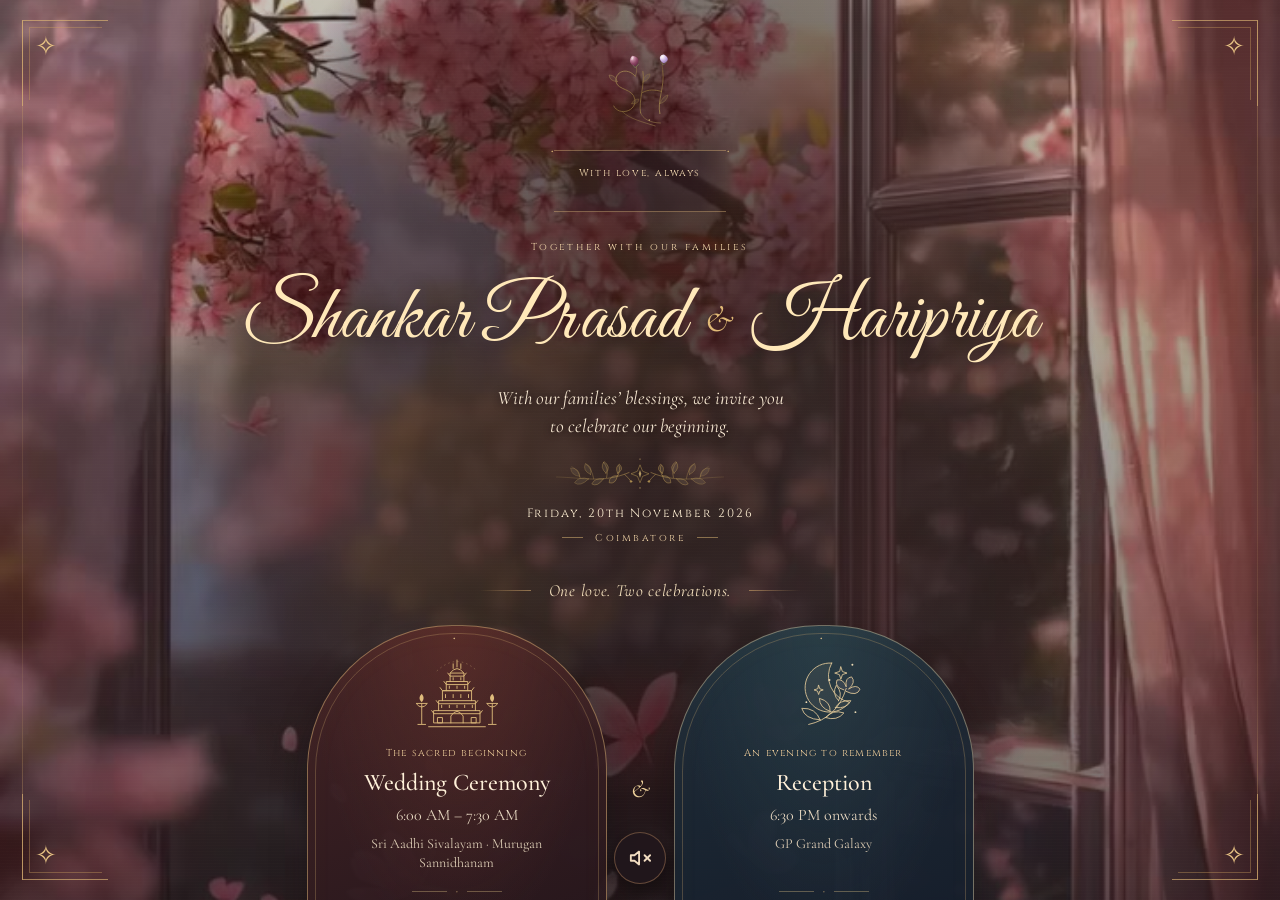
<file: index.html>
<!doctype html>
<html lang="en">
<head>
  <meta charset="UTF-8"/>
  <script src="js/music-entry.js"></script>
  <meta name="viewport" content="width=device-width, initial-scale=1"/>
  <meta name="theme-color" content="#241719"/>
  <meta name="description" content="With our families’ blessings, join Shankar Prasad and Haripriya for their wedding and reception on 20 November 2026 in Coimbatore."/>
  <title>Shankar Prasad &amp; Haripriya</title>
  <link rel="canonical" href="https://shankar-prasad-k.github.io/ShaHaWeddingInvite/"/>
  <meta property="og:type" content="website"/>
  <meta property="og:title" content="Shankar Prasad &amp; Haripriya — Wedding Invitation"/>
  <meta property="og:description" content="Two celebrations, one beginning. Join us on 20 November 2026 in Coimbatore."/>
  <meta property="og:url" content="https://shankar-prasad-k.github.io/ShaHaWeddingInvite/"/>
  <meta property="og:image" content="https://shankar-prasad-k.github.io/ShaHaWeddingInvite/assets/landing-blossom-window-poster.jpg"/>
  <meta property="og:image:alt" content="Sunlit pink blossoms framing a window"/>
  <meta name="twitter:card" content="summary_large_image"/>
  <link rel="preconnect" href="https://fonts.googleapis.com"/>
  <link rel="preconnect" href="https://fonts.gstatic.com" crossorigin/>
  <link href="https://fonts.googleapis.com/css2?family=Great+Vibes&family=Cormorant+Garamond:ital,wght@0,400;0,500;0,600;1,400;1,500&family=Cinzel:wght@400;500;600&family=Manrope:wght@400;500&display=swap" rel="stylesheet"/>
  <link rel="preload" href="assets/landing-blossom-window-poster.jpg" as="image"/>
  <link rel="stylesheet" href="styles/landing.css"/>
  <link rel="stylesheet" href="styles/invitation-shared.css"/>
  <script src="js/config.js" defer></script>
  <script src="js/features.js" defer></script>
  <script src="js/background-video.js" defer></script>
  <script src="js/landing.js" defer></script>
</head>
<body>
  <a class="skip-link" href="#celebrations">Skip to the invitations</a>
  <div class="courtyard" aria-hidden="true">
    <div class="courtyard-photo">
      <img src="assets/landing-blossom-window-poster.jpg" alt="" fetchpriority="high" width="720" height="1280"/>
      <video id="background-video" data-src="assets/landing-blossom-window.mp4" poster="assets/landing-blossom-window-poster.jpg" muted loop playsinline preload="none" disablepictureinpicture tabindex="-1" hidden></video>
    </div>
    <div class="courtyard-shade"></div>
    <div class="courtyard-grain"></div>
    <div class="sky-lights">
      <i></i><i></i><i></i><i></i><i></i><i></i><i></i><i></i><i></i><i></i><i></i><i></i>
    </div>
    <div class="sky-birds">
      <svg class="sky-bird bird-first" viewBox="0 0 48 40" focusable="false">
        <path class="bird-wing bird-wing-left" d="M24 22Q16 10 2 9Q7 17 16 20L24 24Z"/>
        <path class="bird-wing bird-wing-right" d="M24 22Q32 10 46 9Q41 17 32 20L24 24Z"/>
        <path d="M22 19Q24 15 26 19L25 25 28 30 24 28 20 30 23 24Z"/>
      </svg>
      <svg class="sky-bird bird-second" viewBox="0 0 48 40" focusable="false">
        <path class="bird-wing bird-wing-left" d="M24 22Q15 13 4 7Q8 17 18 21L24 24Z"/>
        <path class="bird-wing bird-wing-right" d="M24 22Q33 13 44 7Q40 17 30 21L24 24Z"/>
        <path d="M22 19Q24 15 26 19L25 25 28 30 24 28 20 30 23 24Z"/>
      </svg>
    </div>
  </div>
  <div class="ceremonial-frame" aria-hidden="true">
    <span class="frame-corner corner-tl"></span><span class="frame-corner corner-tr"></span>
    <span class="frame-corner corner-bl"></span><span class="frame-corner corner-br"></span>
  </div>
  <main class="landing" id="welcome">
    <header class="welcome">
      <img class="blossom-crest" src="assets/couple-botanical-mark.svg" alt="" width="80" height="87"/>
      <section class="countdown" id="countdown" aria-labelledby="countdown-caption" hidden>
        <h2 id="countdown-caption">Until our forever begins</h2>
        <div id="countdown-values" class="countdown-values" role="timer" aria-live="off" aria-label="Time until the wedding ceremony">
          <span class="cd-unit"><span class="cd-num" id="cd-days">00</span><span class="cd-label">Days</span></span>
          <span class="cd-sep" aria-hidden="true">:</span>
          <span class="cd-unit"><span class="cd-num" id="cd-hours">00</span><span class="cd-label">Hours</span></span>
          <span class="cd-sep" aria-hidden="true">:</span>
          <span class="cd-unit"><span class="cd-num" id="cd-mins">00</span><span class="cd-label">Minutes</span></span>
          <span class="cd-sep" aria-hidden="true">:</span>
          <span class="cd-unit"><span class="cd-num" id="cd-secs">00</span><span class="cd-label">Seconds</span></span>
        </div>
      </section>
      <p class="eyebrow">Together with our families</p>
      <h1 class="couple-names">
        <span class="groom">Shankar Prasad</span>
        <span class="amp">&amp;</span>
        <span class="bride">Haripriya</span>
      </h1>
      <p class="welcome-message">With our families’ blessings, we invite you<br class="desktop-break"/> to celebrate our beginning.</p>
      <img class="welcome-kolam" src="assets/stationery-flourish.svg" alt="" width="280" height="64"/>
      <p class="landing-date" data-cfg="wedding.dateDisplay">Friday, 20th November 2026</p>
      <p class="landing-place"><span aria-hidden="true"></span> Coimbatore <span aria-hidden="true"></span></p>
    </header>
    <section class="celebrations" id="celebrations" aria-labelledby="celebrations-heading" tabindex="-1">
      <div class="section-heading">
        <span aria-hidden="true"></span><h2 id="celebrations-heading">One love. Two celebrations.</h2><span aria-hidden="true"></span>
      </div>
      <div class="portal-row">
        <a class="portal-card wedding-portal" href="wedding.html" aria-labelledby="wedding-title wedding-action" aria-describedby="wedding-time">
          <span class="portal-inlay" aria-hidden="true"></span>
          <img class="portal-art" src="assets/portal-temple.svg" alt="" width="120" height="104"/>
          <span class="portal-kicker">The sacred beginning</span>
          <h3 id="wedding-title">Wedding Ceremony</h3>
          <p class="portal-time" id="wedding-time" data-cfg="wedding.timeDisplay">6:00 AM – 7:30 AM</p>
          <p class="portal-venue" data-cfg="wedding.venueName">Sri Aadhi Sivalayam · Murugan Sannidhanam</p>
          <span class="portal-rule" aria-hidden="true">◆</span>
          <span class="portal-action" id="wedding-action">View wedding invitation <svg class="direction-arrow" viewBox="0 0 20 20" aria-hidden="true" focusable="false"><path d="M4 16 16 4M5 4h11v11"/></svg></span>
        </a>
        <span class="portal-join" aria-hidden="true">&amp;</span>
        <a class="portal-card reception-portal" href="reception.html" aria-labelledby="reception-title reception-action" aria-describedby="reception-time">
          <span class="portal-inlay" aria-hidden="true"></span>
          <img class="portal-art" src="assets/portal-garden.svg" alt="" width="120" height="104"/>
          <span class="portal-kicker">An evening to remember</span>
          <h3 id="reception-title">Reception</h3>
          <p class="portal-time" id="reception-time" data-cfg="reception.timeDisplay">6:30 PM onwards</p>
          <p class="portal-venue" data-cfg="reception.venueName">GP Grand Galaxy</p>
          <span class="portal-rule" aria-hidden="true">◆</span>
          <span class="portal-action" id="reception-action">View reception invitation <svg class="direction-arrow" viewBox="0 0 20 20" aria-hidden="true" focusable="false"><path d="M4 16 16 4M5 4h11v11"/></svg></span>
        </a>
      </div>
    </section>
    <footer class="landing-footer" id="guest-actions">
      <p>Your presence is our most cherished blessing.</p>
      <div class="utility-actions guest-actions" aria-label="Sharing and calendars">
        <button id="share-landing" type="button" hidden>Share invitation</button>
        <button id="calendar-wedding" type="button" hidden>Save wedding date</button>
        <button id="calendar-reception" type="button" hidden>Save reception date</button>
      </div>
      <div class="share-link-panel" id="share-link-panel" hidden>
        <label for="share-link-value">Copy this link to share the invitation</label>
        <input id="share-link-value" type="url" readonly spellcheck="false" autocomplete="off"/>
      </div>
      <button class="ambient-control" id="motion-toggle" type="button" aria-pressed="false" hidden>Pause motion</button>
      <span class="footer-ornament" aria-hidden="true">◆</span>
    </footer>
  </main>
  <p class="sr-only" id="landing-status" role="status" aria-live="polite" aria-atomic="true"></p>
  <div id="wed-toast" role="status" aria-live="polite" aria-atomic="true"></div>
</body>
</html>
</file>
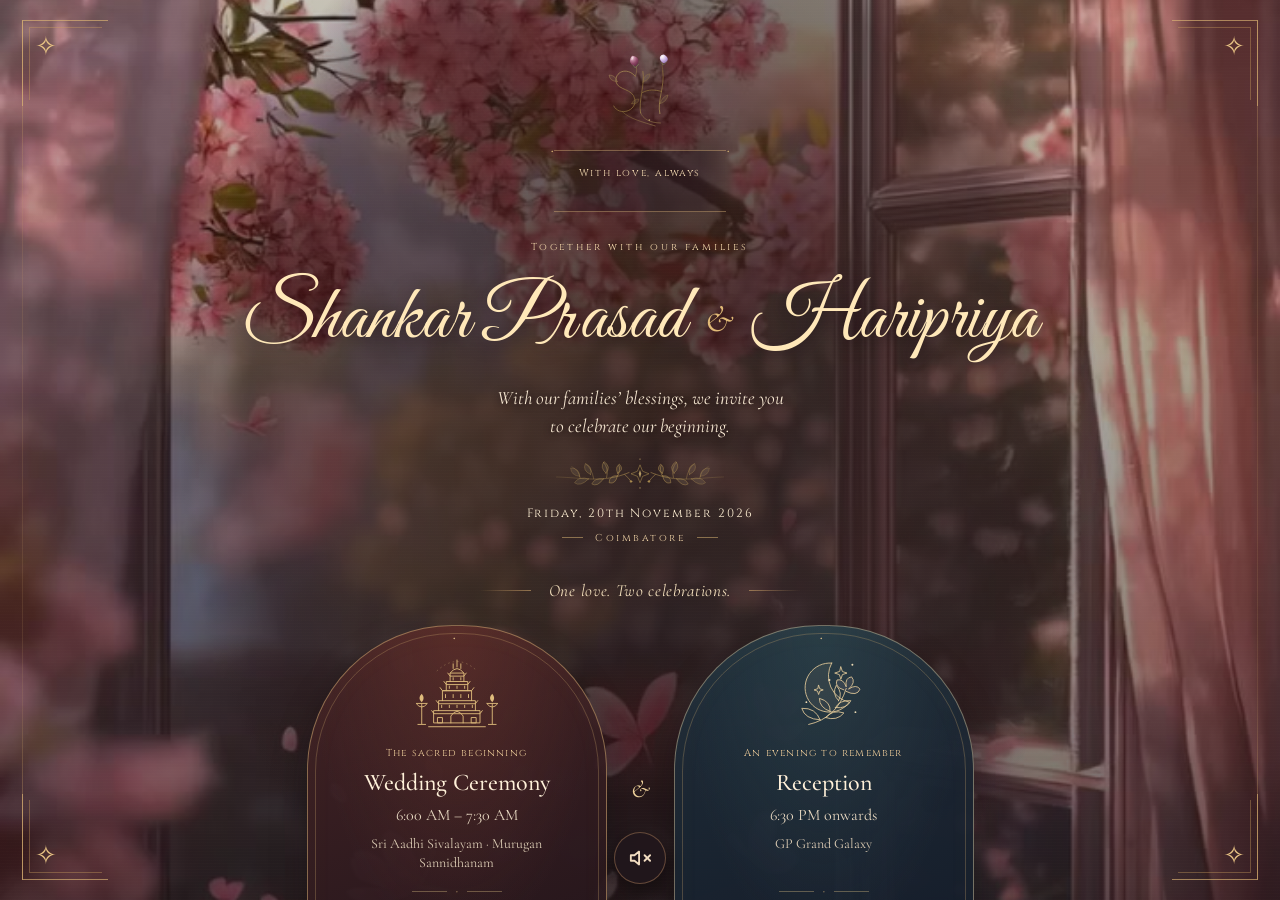
<file: invite.html>
<!doctype html>
<html lang="en">
<head>
  <meta charset="utf-8"/>
  <meta name="viewport" content="width=device-width, initial-scale=1"/>
  <meta name="theme-color" content="#21171c"/>
  <meta name="robots" content="noindex"/>
  <title>Shankar Prasad &amp; Haripriya — Invitation</title>
  <link rel="stylesheet" href="styles/music-shell.css"/>
  <script src="js/music.js" defer></script>
  <script src="js/analytics.js" defer></script>
  <script src="js/analytics-shell.js" defer></script>
  <script src="js/music-shell.js" defer></script>
</head>
<body>
  <iframe id="invitation-frame" title="Wedding and reception invitation" allow="autoplay; web-share; clipboard-write" hidden></iframe>
  <audio id="invitation-music" src="assets/invitation-music.mp3" loop preload="none"></audio>
  <div class="music-bar" hidden>
    <button id="music-toggle" type="button" aria-controls="invitation-music" aria-pressed="false" aria-label="Play music">
      <svg class="icon-off" viewBox="0 0 24 24" fill="none" stroke="currentColor" stroke-width="2" stroke-linecap="round" stroke-linejoin="round" aria-hidden="true" focusable="false">
        <polygon points="11 5 6 9 2 9 2 15 6 15 11 19 11 5"></polygon>
        <line x1="23" y1="9" x2="17" y2="15"></line>
        <line x1="17" y1="9" x2="23" y2="15"></line>
      </svg>
      <svg class="icon-on" viewBox="0 0 24 24" fill="none" stroke="currentColor" stroke-width="2" stroke-linecap="round" stroke-linejoin="round" aria-hidden="true" focusable="false">
        <polygon points="11 5 6 9 2 9 2 15 6 15 11 19 11 5"></polygon>
        <path d="M19.07 4.93a10 10 0 0 1 0 14.14M15.54 8.46a5 5 0 0 1 0 7.07"></path>
      </svg>
    </button>
    <span id="music-status" class="sr-only" role="status" aria-live="polite">Music is off</span>
  </div>
  <noscript><p><a href="index.html">Open the invitation</a> — music requires JavaScript.</p></noscript>
</body>
</html>
</file>
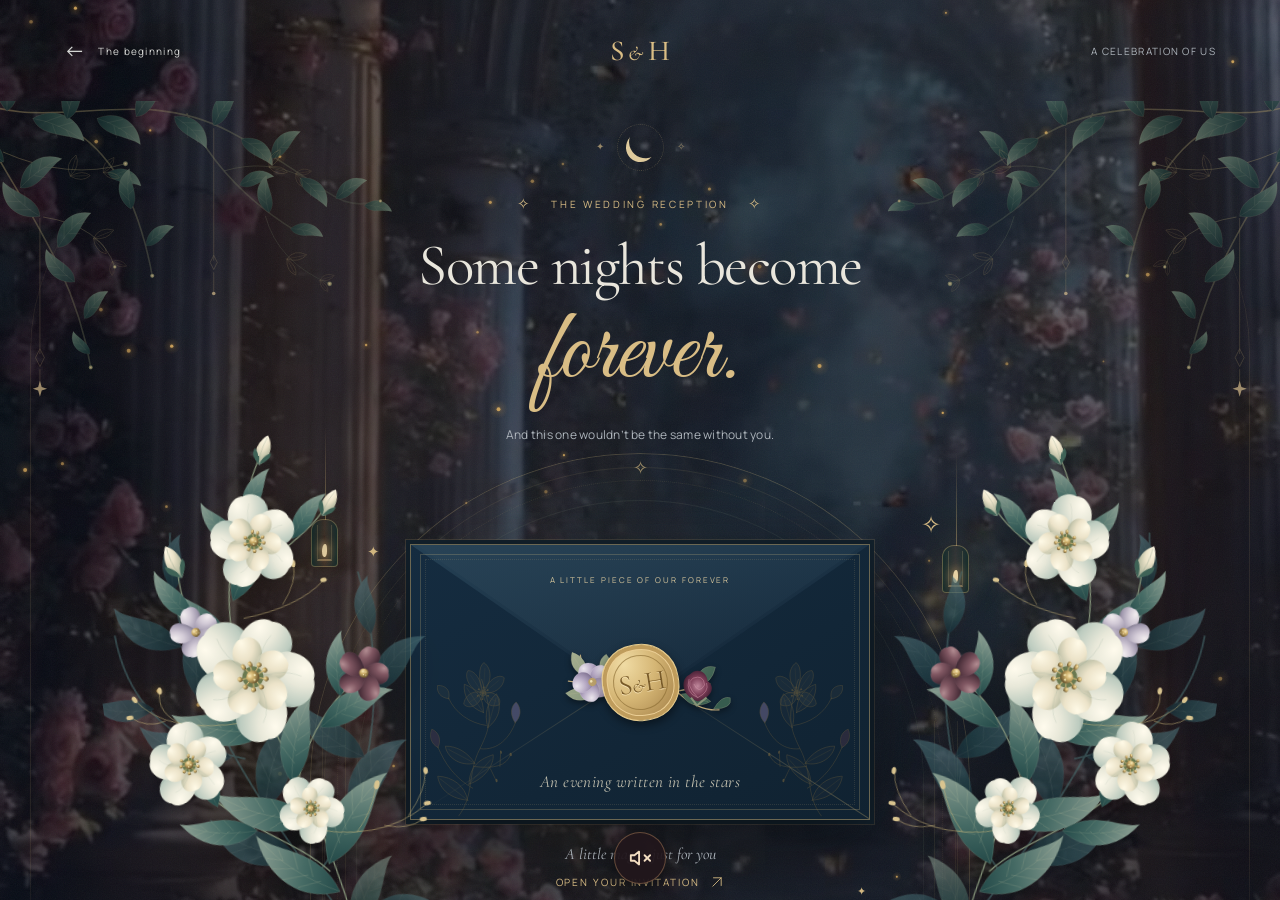
<file: reception.html>
<!doctype html>
<html lang="en">
<head>
  <meta charset="UTF-8"/>
  <script src="js/music-entry.js"></script>
  <meta name="viewport" content="width=device-width, initial-scale=1"/>
  <meta name="theme-color" content="#080f1c"/>
  <meta name="description" content="An evening to celebrate Shankar Prasad & Haripriya. Join us for our wedding reception on 20 November 2026 at GP Grand Galaxy, Coimbatore."/>
  <title>Reception — Shankar Prasad & Haripriya</title>
  <link rel="canonical" href="https://shankar-prasad-k.github.io/ShaHaWeddingInvite/reception.html"/>
  <meta property="og:type" content="website"/>
  <meta property="og:title" content="Shankar Prasad &amp; Haripriya — Wedding Reception"/>
  <meta property="og:description" content="An evening to remember. 20 November 2026, 6:30 PM onwards, GP Grand Galaxy, Coimbatore."/>
  <meta property="og:url" content="https://shankar-prasad-k.github.io/ShaHaWeddingInvite/reception.html"/>
  <meta property="og:image" content="https://shankar-prasad-k.github.io/ShaHaWeddingInvite/assets/landing-garden-poster.jpg"/>
  <meta property="og:image:alt" content="A softly lit floral garden arch"/>
  <meta name="twitter:card" content="summary_large_image"/>
  <link rel="preconnect" href="https://fonts.googleapis.com"/>
  <link rel="preconnect" href="https://fonts.gstatic.com" crossorigin/>
  <link href="https://fonts.googleapis.com/css2?family=Cormorant+Garamond:ital,wght@0,400;0,500;0,600;1,400;1,500&family=Great+Vibes&family=Manrope:wght@400;500;600&display=swap" rel="stylesheet"/>
  <link rel="stylesheet" href="styles/reception.css"/>
  <link rel="stylesheet" href="styles/invitation-shared.css"/>
  <link rel="preload" href="assets/landing-garden-poster.jpg" as="image"/>
  <script src="js/config.js" defer></script>
  <script src="js/features.js" defer></script>
  <script src="js/background-video.js" defer></script>
  <script src="js/reception.js" defer></script>
</head>
<body>
  <a class="skip-link" href="#celebration">Skip to reception details</a>
  <div class="night-sky" aria-hidden="true">
    <img src="assets/landing-garden-poster.jpg" alt="" width="720" height="1280" fetchpriority="high"/>
    <video id="reception-video" data-src="assets/landing-garden.mp4" poster="assets/landing-garden-poster.jpg" muted loop playsinline preload="none" disablepictureinpicture tabindex="-1" hidden></video>
    <div class="night-shade"></div>
  </div>
  <canvas id="fireflies" aria-hidden="true"></canvas>

  <header class="site-header">
    <a class="back-link invitation-back" href="index.html"><span aria-hidden="true">←</span> The beginning</a>
    <a class="brand" href="index.html" aria-label="Shankar and Haripriya, home">S<span>&amp;</span>H</a>
    <span class="header-note">A celebration of us</span>
  </header>

  <main>
    <section class="garden" aria-labelledby="garden-heading">
      <div class="garden-canopy" aria-hidden="true">
        <img class="canopy-bough canopy-left" src="assets/garden-bough.svg" alt="" width="460" height="380"/>
        <img class="canopy-bough canopy-right" src="assets/garden-bough.svg" alt="" width="460" height="380"/>
      </div>
      <div class="garden-heading">
        <div class="celestial-emblem" aria-hidden="true"><span>✦</span><i></i><span>✧</span></div>
        <p class="eyebrow"><span class="tiny-star" aria-hidden="true">✧</span> The wedding reception <span class="tiny-star" aria-hidden="true">✧</span></p>
        <h1 id="garden-heading">Some nights become <em>forever.</em></h1>
        <p class="intro">And this one wouldn’t be the same without you.</p>
      </div>

      <div class="letter-stage" id="letter-stage">
        <div class="moon-arch" aria-hidden="true"><span>✧</span><i class="arch-tracery"></i></div>
        <div class="garden-lantern lantern-left" aria-hidden="true"><i></i></div>
        <div class="garden-lantern lantern-right" aria-hidden="true"><i></i></div>
        <img class="botanical botanical-left" src="assets/reception-botanical.svg" alt="" width="440" height="640" fetchpriority="high"/>
        <img class="botanical botanical-right" src="assets/reception-botanical.svg" alt="" width="440" height="640"/>
        <span class="garden-star star-one" aria-hidden="true">✦</span>
        <span class="garden-star star-two" aria-hidden="true">✧</span>
        <span class="garden-star star-three" aria-hidden="true">✦</span>

        <div class="envelope" aria-hidden="true">
          <div class="envelope-lining"></div>
          <div class="envelope-front"></div>
          <div class="envelope-flap"></div>
          <div class="envelope-frame"></div>
          <img class="envelope-engraving engraving-left" src="assets/letter-sprig.svg" alt="" width="180" height="260"/>
          <img class="envelope-engraving engraving-right" src="assets/letter-sprig.svg" alt="" width="180" height="260"/>
          <div class="envelope-dedication">A little piece of our forever</div>
          <div class="envelope-inscription">An evening written in the stars</div>
        </div>

        <button class="open-invitation" id="open-invitation" type="button" aria-expanded="false" aria-controls="invitation" hidden>
          <img class="seal-sprig" src="assets/seal-sprig.svg" alt="" width="200" height="110" aria-hidden="true"/>
          <span class="wax-seal" aria-hidden="true"><span>S<span class="seal-amp">&amp;</span>H</span></span>
          <span class="open-caption"><span>A little magic, just for you</span><strong>Open your invitation <svg class="direction-arrow" viewBox="0 0 20 20" aria-hidden="true" focusable="false"><path d="M4 16 16 4M5 4h11v11"/></svg></strong></span>
        </button>

        <!-- The letter stays readable if JavaScript is unavailable. -->
        <article class="invitation" id="invitation" aria-labelledby="invitation-heading">
          <div class="letter-art" aria-hidden="true">
            <div class="letter-grain"></div>
            <span class="letter-glint glint-left"></span>
            <span class="letter-glint glint-right"></span>
            <div class="paper-wash"></div>
            <img class="paper-botanical paper-top" src="assets/letter-sprig.svg" alt="" width="180" height="260"/>
            <img class="paper-botanical paper-bottom" src="assets/letter-sprig.svg" alt="" width="180" height="260"/>
          </div>
          <div class="letter-crest" aria-hidden="true"><span class="crest-star">✧</span><img src="assets/couple-botanical-mark.svg" alt="" width="80" height="87"/></div>
          <p class="letter-kicker">The pleasure of your company</p>
          <p class="letter-eyebrow">Together with our families</p>
          <h2 id="invitation-heading" tabindex="-1">
            <span class="groom-name" data-cfg="couple.groom.name">Shankar Prasad K</span>
            <span class="couple-amp">&amp;</span>
            <span class="bride-name" data-cfg="couple.bride.name">Haripriya V</span>
          </h2>
          <figure class="fingerprint-keepsake">
            <div class="fingerprint-mount">
              <span class="fingerprint-art">
                <img src="assets/fingerprint-heart.png" alt="Our fingerprints joined as one heart: the groom’s in wine on the left, the bride’s in lavender on the right." width="256" height="224"/>
                <svg class="fingerprint-frame" viewBox="0 0 256 224" fill="none" aria-hidden="true" focusable="false"><path d="M128 46C96 1 28 5 13 48C-7 104 58 156 128 207C198 156 263 104 243 48C228 5 160 1 128 46Z"/></svg>
              </span>
            </div>
            <figcaption>Two unique souls. One beautiful forever.</figcaption>
          </figure>
          <p class="letter-message">With full hearts and a world of dreams,<br/>we invite you to celebrate<br/><em>the beginning of our forever.</em></p>
          <div class="letter-divider" aria-hidden="true"><img src="assets/stationery-flourish.svg" alt="" width="280" height="64"/></div>
          <div class="letter-occasion">
            <p class="letter-eyebrow">Join us for our</p>
            <p class="letter-event">Wedding Reception</p>
            <p class="letter-date" data-cfg="reception.dateDisplay">Friday, 20th November 2026</p>
            <p class="letter-time" data-cfg="reception.timeDisplay">6:30 PM onwards</p>
          </div>
          <p class="letter-venue" data-cfg="reception.venueName">GP Grand Galaxy</p>
          <p class="letter-address" data-cfg="reception.venueAddress">Near G.P. Signal, Ganthipuram, Sathy Road, Coimbatore</p>
          <a class="letter-map" data-cfg="reception.mapLink" href="https://share.google/MLjErDc9WtHHSo3wP" target="_blank" rel="noopener noreferrer">Find your way <svg class="direction-arrow" viewBox="0 0 20 20" aria-hidden="true" focusable="false"><path d="M4 16 16 4M5 4h11v11"/></svg><span class="sr-only"> (opens in a new tab)</span></a>
          <p class="letter-postscript">The evening is ours.<br/><span>The memories are better with you.</span></p>
          <p class="letter-closing" data-cfg="closing">With best compliments from Friends &amp; Relatives</p>
          <button class="close-letter" id="close-invitation" type="button" hidden>Fold this little memory <span aria-hidden="true">↙</span></button>
        </article>
      </div>
      <p class="sr-only" id="reception-status" role="status" aria-live="polite"></p>
      <a class="scroll-cue" href="#celebration">The evening awaits <span aria-hidden="true">↓</span></a>
    </section>

    <section class="celebration" id="celebration" aria-labelledby="celebration-heading">
      <div class="section-intro">
        <img class="section-flourish" src="assets/stationery-flourish.svg" alt="" width="280" height="64" aria-hidden="true"/>
        <p class="eyebrow">Save a little space in your heart</p>
        <h2 id="celebration-heading">For a beautiful <em>evening.</em></h2>
        <p>Your presence is our favourite part of the plan.</p>
      </div>
      <div class="event-details">
        <div class="event-detail">
          <svg class="detail-icon" viewBox="0 0 32 32" fill="none" aria-hidden="true"><rect x="6" y="8" width="20" height="20" rx="2"/><path d="M6 14h20M11 4v8M21 4v8M12 20h2m4 0h2m-8 4h2"/></svg>
          <h3>The date</h3>
          <p data-cfg="reception.dateDisplay">Friday, 20th November 2026</p>
          <span>A new chapter begins</span>
        </div>
        <div class="event-detail">
          <svg class="detail-icon" viewBox="0 0 32 32" fill="none" aria-hidden="true"><path d="M23 6a11 11 0 1 0 3 18A11 11 0 0 1 23 6Z"/><path d="m25 4 1 3 3 1-3 1-1 3-1-3-3-1 3-1Z"/></svg>
          <h3>The time</h3>
          <p data-cfg="reception.timeDisplay">6:30 PM onwards</p>
          <span>Stay for the memories</span>
        </div>
        <div class="event-detail">
          <svg class="detail-icon" viewBox="0 0 32 32" fill="none" aria-hidden="true"><path d="M25 13c0 7-9 15-9 15S7 20 7 13a9 9 0 1 1 18 0Z"/><circle cx="16" cy="13" r="3"/></svg>
          <h3>The place</h3>
          <p data-cfg="reception.venueName">GP Grand Galaxy</p>
          <a data-cfg="reception.mapLink" href="https://share.google/MLjErDc9WtHHSo3wP" target="_blank" rel="noopener noreferrer">Get directions <svg class="direction-arrow" viewBox="0 0 20 20" aria-hidden="true" focusable="false"><path d="M4 16 16 4M5 4h11v11"/></svg><span class="sr-only"> (opens in a new tab)</span></a>
        </div>
      </div>

    </section>
  </main>

  <footer class="site-footer">
    <div class="footer-signature">With love, always.</div>
    <p><span data-cfg="couple.groom.name">Shankar Prasad K</span> <span class="footer-amp">&amp;</span> <span data-cfg="couple.bride.name">Haripriya V</span></p>
    <nav class="invitation-navigation" aria-label="Invitation pages"><a href="wedding.html">The wedding ceremony <svg class="direction-arrow" viewBox="0 0 20 20" aria-hidden="true" focusable="false"><path d="M4 16 16 4M5 4h11v11"/></svg></a></nav>
    <button class="motion-toggle ambient-control" id="motion-toggle" type="button" aria-pressed="false" hidden>Pause garden motion</button>
  </footer>
</body>
</html>
</file>
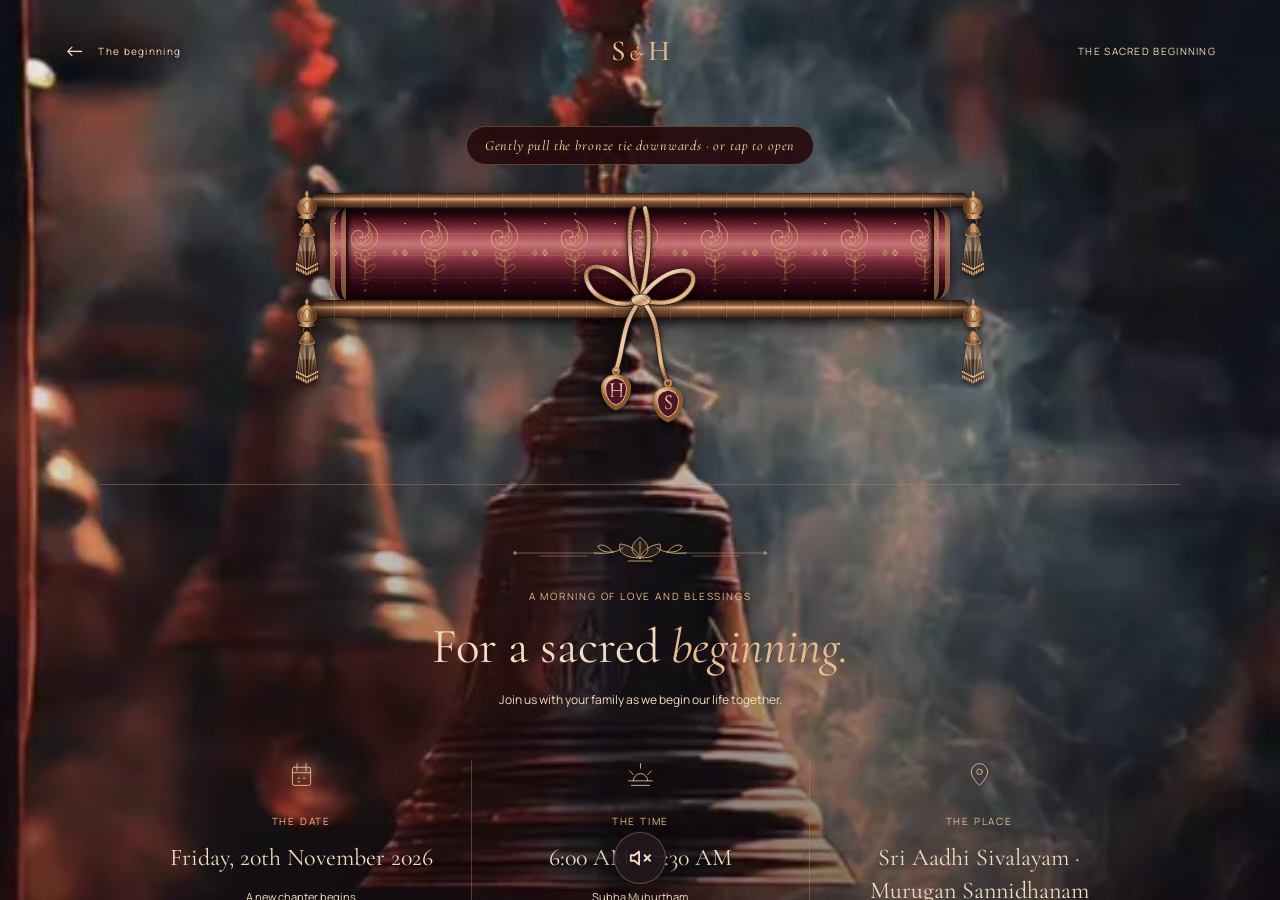
<file: wedding.html>
<!doctype html>
<html lang="en">
<head>
<script src="js/music-entry.js"></script>
<meta charset="UTF-8"/>
<meta name="viewport" content="width=device-width,initial-scale=1"/>
<title>Wedding Ceremony — Shankar & Haripriya</title>
<meta name="theme-color" content="#210c10"/>
<meta name="description" content="Join Shankar Prasad and Haripriya for their wedding ceremony on 20 November 2026, 6:00–7:30 AM, at Sri Aadhi Sivalayam, Coimbatore."/>
<link rel="canonical" href="https://shankar-prasad-k.github.io/ShaHaWeddingInvite/wedding.html"/>
<meta property="og:type" content="website"/>
<meta property="og:title" content="Shankar Prasad &amp; Haripriya — Wedding Ceremony"/>
<meta property="og:description" content="The sacred beginning. 20 November 2026, 6:00–7:30 AM, Sri Aadhi Sivalayam, Coimbatore."/>
<meta property="og:url" content="https://shankar-prasad-k.github.io/ShaHaWeddingInvite/wedding.html"/>
<meta property="og:image" content="https://shankar-prasad-k.github.io/ShaHaWeddingInvite/assets/wedding-temple-bells-poster.jpg"/>
<meta property="og:image:alt" content="Bronze temple bells amid soft incense smoke"/>
<meta name="twitter:card" content="summary_large_image"/>
<link rel="preconnect" href="https://fonts.googleapis.com"/>
<link rel="preconnect" href="https://fonts.gstatic.com" crossorigin/>
<link href="https://fonts.googleapis.com/css2?family=Great+Vibes&family=Cormorant+Garamond:ital,wght@0,300;0,400;0,600;1,300;1,400&family=Cinzel:wght@400;500;600&family=Noto+Serif+Tamil:wght@400;500;600&family=Manrope:wght@400;500&display=swap" rel="stylesheet"/>
<style>
*,*::before,*::after{margin:0;padding:0;box-sizing:border-box;}
html,body{width:100%;overflow-x:hidden;font-family:'Cormorant Garamond',Georgia,serif;color:#FFF8E7;-webkit-font-smoothing:antialiased;}
body{
  --zari-light:#FFF2C8;
  --zari-main:#D4AF37;
  --zari-deep:#8A6518;
  --silk-top:#65131c;
  --silk-mid:#4a0d15;
  --silk-base:#30070e;
  background:
    radial-gradient(ellipse at 50% 0%, rgba(196,46,62,0.28) 0%, transparent 58%),
    radial-gradient(ellipse at 8% 92%, rgba(150,25,35,0.2) 0%, transparent 54%),
    radial-gradient(ellipse at 94% 88%, rgba(150,25,35,0.2) 0%, transparent 54%),
    linear-gradient(180deg,#190608 0%,#0f0305 42%,#0b0203 100%);
  background-attachment:fixed;
  min-height:100vh;
}
#damask-layer{
  position:fixed;inset:0;z-index:0;pointer-events:none;
  background-image:url('assets/patterns/damask-red-diamond.jpeg');
  background-size:320px 320px;
  background-attachment:fixed;
  opacity:0.3;
  mix-blend-mode:soft-light;
}
.grand-corner{
  position:fixed;width:min(220px,30vw);height:min(220px,30vw);pointer-events:none;z-index:1;opacity:0.68;
}
.grand-corner.tl{top:0;left:0;} .grand-corner.tr{top:0;right:0;transform:scaleX(-1);}
.grand-corner.bl{bottom:0;left:0;transform:scaleY(-1);} .grand-corner.br{bottom:0;right:0;transform:scale(-1,-1);}

.back-link{
  position:fixed;top:18px;left:20px;z-index:50;
  font-family:'Cinzel',serif;font-size:11px;letter-spacing:0.18em;
  color:rgba(255,225,170,0.75);text-decoration:none;text-transform:uppercase;
  padding:8px 14px;border:1px solid rgba(212,175,55,0.3);border-radius:2px;
  background:rgba(10,5,5,0.4); backdrop-filter:blur(4px);
  transition:all 0.3s;
}
.back-link:hover{color:#FFD875;border-color:rgba(212,175,55,0.7);background:rgba(20,10,8,0.6);}

canvas#dust-canvas{position:fixed;inset:0;pointer-events:none;z-index:1;}

/* ═══════════ SCROLL SCENE ═══════════ */
#scene-scroll{
  position:relative;z-index:2;
  min-height:100vh;
  display:flex;flex-direction:column;align-items:center;justify-content:center;
  padding:80px 20px 50px;
}
.scroll-glow{
  position:fixed;top:38%;left:50%;transform:translate(-50%,-50%);
  width:min(700px,90vw);height:min(700px,60vh);
  background:radial-gradient(ellipse at center, rgba(212,175,55,0.14) 0%, transparent 68%);
  pointer-events:none;z-index:0;
}

#enter-prompt-w{
  margin-bottom:22px;
  white-space:nowrap;
  font-size:clamp(11px,1.4vw,13px);font-style:italic;letter-spacing:0.16em;
  color:rgba(255,225,170,0.88);text-shadow:0 0 12px rgba(255,190,90,0.4);
  animation:pulse 2.6s ease-in-out infinite;
}
@keyframes pulse{0%,100%{opacity:0.5;}50%{opacity:1;}}

.scroll-wrap{position:relative;width:min(560px,88vw);display:flex;flex-direction:column;align-items:center;margin-bottom:56px;}

/* ── Rods: layered gradients for a true brushed-brass cylinder ── */
.rod{
  position:relative;width:106%;height:15px;border-radius:8px;flex:0 0 auto;z-index:5;
  background:
    linear-gradient(180deg,
      #241a05 0%, #5c4310 6%, #9a7418 16%, #D4AF37 27%,
      #FFFAE8 38%, #F5D078 46%, #C8960A 56%, #8a6a1e 68%,
      #5c4310 82%, #2e2006 94%, #1a1203 100%);
  box-shadow:0 4px 10px rgba(0,0,0,0.65), inset 0 0 0 1px rgba(0,0,0,0.3);
}
.rod::before{
  content:'';position:absolute;inset:0;border-radius:inherit;
  background:
    repeating-linear-gradient(90deg, rgba(0,0,0,0.05) 0 1px, transparent 1px 3px),
    linear-gradient(90deg, rgba(0,0,0,0.4) 0%, transparent 6%, transparent 94%, rgba(0,0,0,0.4) 100%);
}
.rod::after{
  content:'';position:absolute;inset:0;border-radius:inherit;
  background-image:url('assets/patterns/damask-gold.jpeg');
  background-size:100% 100%;
  background-repeat:no-repeat;
  mix-blend-mode:soft-light;
  opacity:0.65;
}
.rod-bottom{height:18px;}
.finial-slot{
  position:absolute;top:50%;width:30px;height:118px;
  transform:translateY(-32px);
  z-index:6;pointer-events:none;
}
.finial-slot svg{display:block;width:100%;height:100%;overflow:visible;}
.finial-slot.l{left:-19px;} .finial-slot.r{right:-19px;transform:translateY(-32px) scaleX(-1);}

/* ── Scroll body: material "flows" from the roll into view as the
   roll shrinks and the revealed panel grows, in lockstep ── */
.scroll-stack{position:relative;width:100%;display:flex;flex-direction:column;}
.scroll-body{
  display:grid;grid-template-rows:0fr;width:100%;
  transition:grid-template-rows 1.7s cubic-bezier(.76,0,.24,1);
}
.scroll-body.open{grid-template-rows:1fr;}
.scroll-inner{overflow:hidden;min-height:0;}

.scroll-silk{position:relative;padding:clamp(30px,5.5vw,54px) clamp(20px,5vw,44px) clamp(34px,5vw,50px);}
.scroll-silk::before{
  content:'';position:absolute;inset:0;
  background:
    linear-gradient(128deg, transparent 8%, rgba(255,255,255,0.18) 22%, rgba(255,255,255,0.05) 33%, transparent 44%),
    linear-gradient(128deg, transparent 55%, rgba(255,255,255,0.09) 66%, transparent 76%),
    repeating-linear-gradient(90deg, rgba(255,255,255,0.03) 0 2px, transparent 2px 6px),
    linear-gradient(180deg,var(--silk-top) 0%,var(--silk-mid) 40%,var(--silk-base) 100%);
}
.scroll-brocade{
  position:absolute;inset:0;z-index:0;
  background-image:url('assets/patterns/damask-acanthus.jpg');
  background-size:260px 260px;
  mix-blend-mode:soft-light;opacity:0.4;
  filter:brightness(0.7) saturate(0.65);
}
.scroll-silk::after{
  content:'';position:absolute;inset:0;
  background:repeating-linear-gradient(180deg, rgba(0,0,0,0.05) 0 1px, transparent 1px 3px);
  opacity:0.5;
}
.scroll-content{position:relative;z-index:1;text-align:center;}

.scroll-frame{position:absolute;inset:9px;border:1.5px solid rgba(232,205,140,0.5);pointer-events:none;z-index:2;box-shadow:0 0 10px rgba(212,175,55,0.18);}
.scroll-frame::before{content:'';position:absolute;inset:6px;border:1px solid rgba(212,175,55,0.24);}
.frame-tick{position:absolute;width:9px;height:9px;background:linear-gradient(135deg,#FFF6D8,#E8C158 45%,#8a6a1e 100%);transform:rotate(45deg);box-shadow:0 1px 3px rgba(0,0,0,0.45);z-index:2;}
.frame-tick.top{top:9px;left:50%;margin:-4.5px 0 0 -4.5px;}
.frame-tick.bottom{bottom:9px;left:50%;margin:0 0 -4.5px -4.5px;}
.frame-tick.left{left:9px;top:50%;margin:-4.5px 0 0 -4.5px;}
.frame-tick.right{right:9px;top:50%;margin:-4.5px -4.5px 0 0;}
.corner{position:absolute;width:34px;height:34px;opacity:0.85;z-index:2;}
.corner.tl{top:2px;left:2px;} .corner.tr{top:2px;right:2px;transform:scaleX(-1);}
.corner.bl{bottom:2px;left:2px;transform:scaleY(-1);} .corner.br{bottom:2px;right:2px;transform:scale(-1,-1);}

/* ── The roll: a real cylinder of un-unrolled silk. It shrinks to
   nothing as the panel above grows, so material appears to "flow"
   out of it — an actual unrolling, not a fading panel. ── */
.scroll-roll{
  position:relative;width:100%;height:74px;z-index:3;
  border-radius:30px;overflow:hidden;cursor:pointer;
  transition:height 1.7s cubic-bezier(.76,0,.24,1);
}
.scroll-roll::before{
  content:'';position:absolute;inset:0;
  /* vertical layer FIRST (painted first = bottom): true cylinder
     cross-section shading, top-to-bottom — this is what makes it
     read as a round tube rather than a flat panel */
  background:
    repeating-linear-gradient(180deg, rgba(0,0,0,0.16) 0 1px, transparent 1px 7px),
    linear-gradient(180deg,
      rgba(0,0,0,0.55) 0%, rgba(255,200,190,0.35) 11%, rgba(255,255,255,0.12) 20%,
      transparent 34%, transparent 50%, rgba(0,0,0,0.14) 66%,
      rgba(0,0,0,0.38) 84%, rgba(0,0,0,0.6) 100%),
    linear-gradient(115deg, transparent 20%, rgba(255,255,255,0.22) 32%, transparent 44%),
    linear-gradient(90deg,#3a0910 0%,#7a1a24 16%,#a5303c 38%,#8c1e2c 55%,#a5303c 74%,#7a1a24 90%,#3a0910 100%);
}
.scroll-roll::after{
  content:'';position:absolute;inset:0;border-radius:inherit;
  box-shadow:inset 0 10px 16px rgba(0,0,0,0.4), inset 0 -10px 16px rgba(0,0,0,0.45), 0 3px 12px rgba(0,0,0,0.5);
}
.scroll-roll.open{height:0;}

/* ── Tie-cord: thin gold thread spiralling around the roll, tied
   off in a shoelace-style knot with both initials hanging together.
   Pulling it downward (tap/click) releases the scroll. ── */
.tie-cord{
  position:absolute;top:-4px;left:0;width:100%;height:190px;
  z-index:8;cursor:pointer;
  transition:opacity 0.38s ease-in, transform 0.85s cubic-bezier(.5,0,.6,1);
  filter:drop-shadow(0 3px 6px rgba(0,0,0,0.45));
}
.tie-cord svg{display:block;width:100%;height:100%;overflow:visible;}
.tie-cord .cord-knot{transition:transform 0.32s cubic-bezier(.3,0,.7,1);}
.tie-cord.pulled{opacity:0;transform:translateY(64px);pointer-events:none;}
.tie-cord.pulled .cord-knot{transform:translateY(46px);}

/* ── Petal shower: released the moment the thread is pulled ── */
#petal-layer{position:fixed;inset:0;z-index:60;pointer-events:none;overflow:hidden;}
.petal{position:absolute;top:0;left:0;will-change:transform,opacity;}
.petal svg{display:block;width:100%;height:100%;}
@keyframes petalFall{
  0%{transform:translate(0,0) rotate(0deg);opacity:0;}
  8%{opacity:0.92;}
  85%{opacity:0.85;}
  100%{transform:translate(var(--drift,40px),var(--fall,760px)) rotate(var(--spin,280deg));opacity:0;}
}

/* ═══════════ INVITATION TEXT (inside the scroll) ═══════════ */
.s-om{
  font-family:'Cormorant Garamond',serif;
  font-size:clamp(34px,6vw,48px);line-height:1;margin-bottom:4px;
  background:linear-gradient(180deg,#FFE8A0,#F5D078 55%,#C9A05C 100%);
  -webkit-background-clip:text;background-clip:text;color:transparent;
  filter:drop-shadow(0 0 10px rgba(255,200,80,0.5));
  position:relative;
}
.s-om::before{
  content:'';position:absolute;top:50%;left:50%;
  width:2.4em;height:2.4em;transform:translate(-50%,-50%) scale(0.94);
  background:radial-gradient(circle, rgba(255,210,120,0.35) 0%, rgba(255,210,120,0.12) 45%, transparent 72%);
  z-index:-1;
  animation:omGlow 3.4s ease-in-out infinite;
}
@keyframes omGlow{0%,100%{opacity:0.7;transform:translate(-50%,-50%) scale(0.94);}50%{opacity:1;transform:translate(-50%,-50%) scale(1.06);}}
.s-tamil{font-family:'Noto Serif Tamil','Cormorant Garamond',serif;font-weight:500;letter-spacing:0.03em;}
.s-sloka{font-size:clamp(9px,1.2vw,12px);letter-spacing:0.16em;color:rgba(232,205,160,0.7);margin-bottom:18px;}
.s-div{width:52%;height:1px;background:linear-gradient(90deg,transparent,rgba(212,175,55,0.5),transparent);margin:14px auto;position:relative;}
.s-div::before{
  content:'';position:absolute;top:50%;left:50%;
  width:7px;height:7px;transform:translate(-50%,-50%) rotate(45deg);
  background:linear-gradient(135deg,#FFF6D8,#E8C158 45%,#8a6a1e 100%);
  box-shadow:0 0 4px rgba(0,0,0,0.35);
}
.s-heading{font-family:'Cinzel',serif;font-weight:500;font-size:clamp(14px,2vw,18px);letter-spacing:0.16em;text-transform:uppercase;color:var(--zari-light);}
.s-sub{font-size:clamp(10px,1.25vw,14px);letter-spacing:0.08em;color:rgba(255,232,194,0.9);margin-bottom:16px;}
.s-hosts{font-size:clamp(14px,1.8vw,18px);color:rgba(255,238,215,0.93);line-height:1.7;font-style:italic;}
.s-body{font-size:clamp(12.5px,1.5vw,16px);color:rgba(255,228,205,0.86);line-height:1.9;}
.s-name{font-family:'Great Vibes',cursive;display:block;line-height:1.05;filter:drop-shadow(0 0 12px rgba(255,200,80,0.5));}
.s-groom{font-size:clamp(28px,5.2vw,46px);color:#FFE8A0;}
.s-bride{font-size:clamp(28px,5.2vw,46px);color:#F5D078;}
.s-role{font-size:clamp(10px,1.15vw,12px);color:rgba(255,220,175,0.66);letter-spacing:0.08em;}
.s-parents{font-size:clamp(12px,1.3vw,14px);opacity:0.9;color:rgba(255,232,198,0.8);}
.s-date-blk{margin:16px 0;font-size:clamp(13px,1.6vw,16px);color:rgba(255,235,215,0.92);line-height:2;}
.s-date-blk strong{display:block;font-size:clamp(15px,2vw,21px);color:#FFD875;font-weight:600;}
.s-venue{font-size:clamp(12px,1.42vw,14px);color:rgba(255,224,195,0.86);line-height:1.78;}
.map-link{
  display:inline-block;margin-top:10px;
  font-size:clamp(10.5px,1.2vw,12px);letter-spacing:0.11em;
  color:rgba(255,224,195,0.75);text-decoration:none;
  border-bottom:1px solid rgba(212,175,55,0.52);
  transition:color 0.3s,border-color 0.3s;
}
.map-link:hover{color:#FFD875;border-color:rgba(212,175,55,0.8);}

.nav-links{display:flex;gap:14px;justify-content:center;flex-wrap:wrap;margin-top:24px;position:relative;z-index:3;}
.nav-btn{
  padding:12px 26px;background:transparent;border:1px solid rgba(212,175,55,0.4);
  color:rgba(255,220,140,0.85);text-decoration:none;
  font-family:'Cormorant Garamond',serif;font-size:clamp(11px,1.3vw,13px);
  letter-spacing:0.14em;cursor:pointer;transition:all 0.3s;display:inline-block;
}
.nav-btn:hover{background:rgba(212,175,55,0.1);color:#FFD875;border-color:rgba(212,175,55,0.65);}

/* focus visibility for keyboard users */
a:focus-visible, [tabindex]:focus-visible, button:focus-visible{
  outline:2px solid rgba(255,220,150,0.85);
  outline-offset:3px;
  border-radius:2px;
}

#loader{
  position:fixed;inset:0;z-index:200;
  background:#0a0203;
  display:flex;flex-direction:column;align-items:center;justify-content:center;
  transition:opacity 0.5s ease;
}
#loader .l-om{
  font-family:'Cormorant Garamond',serif;font-size:44px;
  background:linear-gradient(180deg,#FFF3D4,#D4AF37);
  -webkit-background-clip:text;background-clip:text;color:transparent;
  animation:loaderPulse 1.6s ease-in-out infinite;
}
#loader .l-names{font-family:'Cinzel',serif;font-size:11px;letter-spacing:0.3em;color:rgba(232,205,160,0.6);margin-top:14px;text-transform:uppercase;}
@keyframes loaderPulse{0%,100%{opacity:0.5;transform:scale(1);}50%{opacity:1;transform:scale(1.08);}}

@media (prefers-reduced-motion: reduce){
  #enter-prompt-w, .roll-glow, #loader .l-om, .thread-sway, .s-om::before{animation:none !important;}
  .scroll-body{transition:grid-template-rows 0.3s linear;}
  .scroll-roll{transition:height 0.3s linear;}
}
@media (max-width:480px){
  .scroll-silk{padding:26px 16px 30px;}
  .s-sub{letter-spacing:0.04em;}
}
</style>
<link rel="stylesheet" href="styles/wedding-refinements.css"/>
<link rel="stylesheet" href="styles/invitation-shared.css"/>
</head>
<body>

<div class="wedding-backdrop" aria-hidden="true">
  <video id="wedding-background-video" data-src="assets/wedding-temple-bells.mp4" poster="assets/wedding-temple-bells-poster.jpg" muted loop playsinline preload="none" disablepictureinpicture tabindex="-1" hidden></video>
</div>
<div id="damask-layer"></div>
<header class="invitation-header">
  <a class="back-link invitation-back" href="index.html"><span aria-hidden="true">←</span> The beginning</a>
  <a class="invitation-brand" href="index.html" aria-label="Shankar and Haripriya, home">S<span>&amp;</span>H</a>
  <span class="invitation-header-note">The sacred beginning</span>
</header>
<canvas id="dust-canvas"></canvas>

<svg class="grand-corner tl" id="gc-tl" viewBox="0 0 200 200" xmlns="http://www.w3.org/2000/svg" aria-hidden="true"></svg>
<svg class="grand-corner tr" id="gc-tr" viewBox="0 0 200 200" xmlns="http://www.w3.org/2000/svg" aria-hidden="true"></svg>
<svg class="grand-corner bl" id="gc-bl" viewBox="0 0 200 200" xmlns="http://www.w3.org/2000/svg" aria-hidden="true"></svg>
<svg class="grand-corner br" id="gc-br" viewBox="0 0 200 200" xmlns="http://www.w3.org/2000/svg" aria-hidden="true"></svg>

<div id="scene-scroll">
  <div class="scroll-glow"></div>
  <p id="enter-prompt-w">Gently pull the bronze tie downwards · or tap to open</p>

  <div class="scroll-wrap">
    <div class="rod rod-top"><div class="finial-slot l" id="fin-tl"></div><div class="finial-slot r" id="fin-tr"></div></div>

    <div class="scroll-stack">
      <div class="scroll-body" id="scroll-body">
        <div class="scroll-inner">
          <div class="scroll-silk">
            <div class="scroll-brocade"></div>
            <div class="scroll-frame">
              <div class="frame-tick top"></div>
              <div class="frame-tick bottom"></div>
              <div class="frame-tick left"></div>
              <div class="frame-tick right"></div>
              <svg class="corner tl" viewBox="0 0 40 40" xmlns="http://www.w3.org/2000/svg">
                <defs><linearGradient id="cornerGold-tl" x1="0" y1="0" x2="1" y2="1">
                  <stop offset="0%" stop-color="#FFF6D8"/><stop offset="35%" stop-color="#E8C158"/>
                  <stop offset="70%" stop-color="#C8960A"/><stop offset="100%" stop-color="#6b4a10"/>
                </linearGradient></defs>
                <path d="M2,22 L2,6 Q2,2 6,2 L22,2" fill="none" stroke="url(#cornerGold-tl)" stroke-width="4.5" stroke-linecap="round"/>
                <path d="M1,21 L1,5 Q1,1 5,1 L21,1" fill="none" stroke="rgba(255,255,255,0.5)" stroke-width="1" stroke-linecap="round"/>
                <path d="M3,23 L3,7 Q3,3 7,3 L23,3" fill="none" stroke="rgba(0,0,0,0.3)" stroke-width="1" stroke-linecap="round"/>
                <circle cx="2" cy="2" r="4.2" fill="url(#cornerGold-tl)" stroke="#4a3208" stroke-width="0.6"/>
                <circle cx="2" cy="2" r="1.6" fill="#FFF6D8"/>
              </svg>
              <svg class="corner tr" viewBox="0 0 40 40" xmlns="http://www.w3.org/2000/svg">
                <defs><linearGradient id="cornerGold-tr" x1="0" y1="0" x2="1" y2="1">
                  <stop offset="0%" stop-color="#FFF6D8"/><stop offset="35%" stop-color="#E8C158"/>
                  <stop offset="70%" stop-color="#C8960A"/><stop offset="100%" stop-color="#6b4a10"/>
                </linearGradient></defs>
                <path d="M2,22 L2,6 Q2,2 6,2 L22,2" fill="none" stroke="url(#cornerGold-tr)" stroke-width="4.5" stroke-linecap="round"/>
                <path d="M1,21 L1,5 Q1,1 5,1 L21,1" fill="none" stroke="rgba(255,255,255,0.5)" stroke-width="1" stroke-linecap="round"/>
                <path d="M3,23 L3,7 Q3,3 7,3 L23,3" fill="none" stroke="rgba(0,0,0,0.3)" stroke-width="1" stroke-linecap="round"/>
                <circle cx="2" cy="2" r="4.2" fill="url(#cornerGold-tr)" stroke="#4a3208" stroke-width="0.6"/>
                <circle cx="2" cy="2" r="1.6" fill="#FFF6D8"/>
              </svg>
              <svg class="corner bl" viewBox="0 0 40 40" xmlns="http://www.w3.org/2000/svg">
                <defs><linearGradient id="cornerGold-bl" x1="0" y1="0" x2="1" y2="1">
                  <stop offset="0%" stop-color="#FFF6D8"/><stop offset="35%" stop-color="#E8C158"/>
                  <stop offset="70%" stop-color="#C8960A"/><stop offset="100%" stop-color="#6b4a10"/>
                </linearGradient></defs>
                <path d="M2,22 L2,6 Q2,2 6,2 L22,2" fill="none" stroke="url(#cornerGold-bl)" stroke-width="4.5" stroke-linecap="round"/>
                <path d="M1,21 L1,5 Q1,1 5,1 L21,1" fill="none" stroke="rgba(255,255,255,0.5)" stroke-width="1" stroke-linecap="round"/>
                <path d="M3,23 L3,7 Q3,3 7,3 L23,3" fill="none" stroke="rgba(0,0,0,0.3)" stroke-width="1" stroke-linecap="round"/>
                <circle cx="2" cy="2" r="4.2" fill="url(#cornerGold-bl)" stroke="#4a3208" stroke-width="0.6"/>
                <circle cx="2" cy="2" r="1.6" fill="#FFF6D8"/>
              </svg>
              <svg class="corner br" viewBox="0 0 40 40" xmlns="http://www.w3.org/2000/svg">
                <defs><linearGradient id="cornerGold-br" x1="0" y1="0" x2="1" y2="1">
                  <stop offset="0%" stop-color="#FFF6D8"/><stop offset="35%" stop-color="#E8C158"/>
                  <stop offset="70%" stop-color="#C8960A"/><stop offset="100%" stop-color="#6b4a10"/>
                </linearGradient></defs>
                <path d="M2,22 L2,6 Q2,2 6,2 L22,2" fill="none" stroke="url(#cornerGold-br)" stroke-width="4.5" stroke-linecap="round"/>
                <path d="M1,21 L1,5 Q1,1 5,1 L21,1" fill="none" stroke="rgba(255,255,255,0.5)" stroke-width="1" stroke-linecap="round"/>
                <path d="M3,23 L3,7 Q3,3 7,3 L23,3" fill="none" stroke="rgba(0,0,0,0.3)" stroke-width="1" stroke-linecap="round"/>
                <circle cx="2" cy="2" r="4.2" fill="url(#cornerGold-br)" stroke="#4a3208" stroke-width="0.6"/>
                <circle cx="2" cy="2" r="1.6" fill="#FFF6D8"/>
              </svg>
            </div>

            <div class="scroll-content">
              <div class="s-om" lang="ta" aria-label="ஓம்"><span class="om-glyph" aria-hidden="true">ௐ</span></div>
              <h1 class="s-sub s-tamil" id="wedding-heading" lang="ta" tabindex="-1">திருமண விழா அழைப்பிதழ்</h1>
              <div class="s-div"></div>

              <p class="s-introduction s-tamil" lang="ta">அன்பும் அறமும் துணைநிற்க,<br/>இரு மனங்கள் இணையும் இத்திருமண நன்னாளில்,<br/>தாங்கள் குடும்பத்துடன் வருகை தந்து,<br/>மணமக்களை வாழ்த்தி ஆசீர்வதிக்க<br/>அன்புடன் அழைக்கின்றோம்.</p>

              <span class="s-name s-groom">Shankar Prasad K</span>
              <p class="s-parents">S/o Mrs. Devi Kumaravel &amp; Mr. V. Kumaravel</p>
              <div class="s-union">with</div>
              <span class="s-name s-bride">Haripriya V</span>
              <p class="s-parents">D/o Mrs. V. Shanthi &amp; Mr. V. Venkatesh <small>(Late)</small></p>

              <div class="s-div"></div>
              <div class="s-date-blk">
                <strong>Friday, 20th November 2026</strong>
                Subha Muhurtham &nbsp;·&nbsp; 6:00 AM – 7:30 AM
              </div>
              <div class="s-venue">
                Sri Aadhi Sivalayam &nbsp;·&nbsp; Murugan Sannidhanam<br/>
                Near Vinayagapuram K.G. Bakery Bus Stop<br/>
                Sivaram Nagar, Coimbatore
              </div>
              <a class="map-link" data-cfg="wedding.mapLink" href="https://share.google/5LpDdYQeVHZ9qTApS" target="_blank" rel="noopener noreferrer" aria-label="Get temple directions (opens in a new tab)">Get Directions</a>
              <div class="s-div" style="margin-top:20px;"></div>
              <div class="s-body s-blessing">
                With best compliments from Friends &amp; Relatives
              </div>
            </div>
          </div>
        </div>
      </div>
      <div class="scroll-roll" id="scroll-roll"></div>
      <button type="button" class="tie-cord" id="tie-cord" aria-controls="scroll-body" aria-expanded="false" aria-label="Pull the bronze tie downwards, or activate to open the wedding invitation"></button>
    </div>

    <div class="rod rod-bottom" id="rod-bottom">
      <div class="finial-slot l" id="fin-bl"></div><div class="finial-slot r" id="fin-br"></div>
    </div>
  </div>

  <section class="wedding-celebration" id="wedding-celebration" aria-labelledby="wedding-celebration-heading">
    <div class="wedding-summary-intro">
      <img src="assets/patterns/wedding-lotus-divider.svg" alt="" width="260" height="28" aria-hidden="true"/>
      <p class="wedding-eyebrow">A morning of love and blessings</p>
      <h2 id="wedding-celebration-heading">For a sacred <em>beginning.</em></h2>
      <p>Join us with your family as we begin our life together.</p>
    </div>
    <div class="wedding-details">
      <div class="wedding-detail">
        <svg class="wedding-detail-icon" viewBox="0 0 32 32" fill="none" aria-hidden="true" focusable="false"><rect x="6" y="8" width="20" height="20" rx="2"/><path d="M6 14h20M11 4v8M21 4v8M12 20h2m4 0h2m-8 4h2"/></svg>
        <h3>The date</h3>
        <p data-cfg="wedding.dateDisplay">Friday, 20th November 2026</p>
        <span>A new chapter begins</span>
      </div>
      <div class="wedding-detail">
        <svg class="wedding-detail-icon" viewBox="0 0 32 32" fill="none" aria-hidden="true" focusable="false"><path d="M3 23h26M8 23a8 8 0 0 1 16 0M16 4v5M4 12l4 4M28 12l-4 4M6 28h20"/></svg>
        <h3>The time</h3>
        <p data-cfg="wedding.timeDisplay">6:00 AM – 7:30 AM</p>
        <span data-cfg="wedding.label">Subha Muhurtham</span>
      </div>
      <div class="wedding-detail">
        <svg class="wedding-detail-icon" viewBox="0 0 32 32" fill="none" aria-hidden="true" focusable="false"><path d="M25 13c0 7-9 15-9 15S7 20 7 13a9 9 0 1 1 18 0Z"/><circle cx="16" cy="13" r="3"/></svg>
        <h3>The place</h3>
        <p data-cfg="wedding.venueName">Sri Aadhi Sivalayam · Murugan Sannidhanam</p>
        <span data-cfg="wedding.venueAddress">Near Vinayagapuram K.G. Bakery Bus Stop, Sivaram Nagar, Coimbatore</span>
        <a data-cfg="wedding.mapLink" href="https://share.google/5LpDdYQeVHZ9qTApS" target="_blank" rel="noopener noreferrer" aria-label="Get temple directions (opens in a new tab)">Get directions <svg class="direction-arrow" viewBox="0 0 20 20" aria-hidden="true" focusable="false"><path d="M4 16 16 4M5 4h11v11"/></svg></a>
      </div>
    </div>
  </section>
  <footer class="wedding-footer">
    <div class="wedding-signature">With love and blessings.</div>
    <p><span data-cfg="couple.groom.name">Shankar Prasad K</span> <span class="wedding-footer-amp">&amp;</span> <span data-cfg="couple.bride.name">Haripriya V</span></p>
    <nav class="invitation-navigation" aria-label="Invitation pages">
      <a href="reception.html">The reception <svg class="direction-arrow" viewBox="0 0 20 20" aria-hidden="true" focusable="false"><path d="M4 16 16 4M5 4h11v11"/></svg></a>
    </nav>
    <button class="ambient-control" id="wedding-video-toggle" type="button" aria-controls="wedding-background-video" aria-pressed="false" hidden>Pause background</button>
  </footer>
</div>

<script src="js/config.js"></script>
<script src="js/features.js"></script>
<script src="js/wedding-scroll.js"></script>
<script>
hydrateConfig();

/* Still turned finials and silk tassels frame the brief opening ceremony. */
function buildFinial(container, idx){
  const NS = 'http://www.w3.org/2000/svg';
  const gid = 'finGrad'+idx;
    const threads = Array.from({length:13}, (_, i) => (i - 6) * 1.5).map(dx => {
      const len = 44 - Math.abs(dx)*.65;
      const baseX = 17+dx*.7, endX = 17+dx*1.3;
      return `<g class="tassel-strand" transform="translate(${baseX},49)">
      <path d="M0,0 Q${(endX-baseX)*.6},${len*.55} ${endX-baseX},${len}"
        stroke="url(#${gid})" stroke-width=".85" fill="none" stroke-linecap="round"/>
      <path d="M0,2 Q${(endX-baseX)*.3},12 ${(endX-baseX)*.5},20" stroke="#fff0be" stroke-width=".3" fill="none"/>
      <circle cx="${endX-baseX}" cy="${len-4}" r="1" fill="#f8dc91"/>
      <path d="M${endX-baseX},${len-1} l1.6,2.5 l-1.6,2.5 l-1.6,-2.5Z" fill="url(#${gid})"/>
      </g>`;
  }).join('');
  container.innerHTML = `<svg viewBox="0 0 34 110" xmlns="${NS}" aria-hidden="true">
    <defs>
      <linearGradient id="${gid}" x1="0" y1="0" x2="1" y2="0">
        <stop offset="0%" stop-color="var(--bronze-deep)"/>
        <stop offset="30%" stop-color="var(--bronze-light)"/>
        <stop offset="50%" stop-color="var(--bronze-highlight)"/>
        <stop offset="72%" stop-color="var(--bronze-main)"/>
        <stop offset="100%" stop-color="var(--bronze-shadow)"/>
      </linearGradient>
    </defs>
    <path d="M17 0L20 4L17 8L14 4Z" fill="url(#${gid})"/>
    <path d="M13,7 L13,11 L21,11 L21,7 Z" fill="url(#${gid})"/>
    <circle cx="17" cy="19" r="11" fill="url(#${gid})" stroke="#a77b30" stroke-width=".6"/>
    <g class="finial-lotus" stroke="#704315" stroke-width=".7" fill="none">
      <path d="M17 27C9 22 12 15 17 11C22 15 25 22 17 27ZM17 27C7 25 6 18 8 15C14 16 16 21 17 27ZM17 27C27 25 28 18 26 15C20 16 18 21 17 27Z"/>
      <path d="M10 28H24M17 13V25" stroke="#fff1b8" stroke-width=".5"/>
    </g>
    <ellipse cx="17" cy="30" rx="10" ry="2.5" fill="url(#${gid})"/>
    <path d="M14 33Q11 36 14 39Q17 42 20 39Q23 36 20 33" fill="none" stroke="url(#${gid})" stroke-width="1.5"/>
    <path d="M17 37C11 41 10 46 8 49Q17 53 26 49C24 46 23 41 17 37Z" fill="url(#${gid})" stroke="#815719" stroke-width=".5"/>
    <path d="M17 39V49M14 42L12 49M20 42L22 49M9 49Q17 46 25 49" fill="none" stroke="#704315" stroke-width=".6"/>
    <path d="M8 50Q17 54 26 50" fill="none" stroke="#ffeab0" stroke-width="1"/>
    ${threads}
  </svg>`;
}
['fin-tl','fin-tr','fin-bl','fin-br'].forEach((id,i)=>buildFinial(document.getElementById(id), i));

/* Rich gold corner filigree — layered curls, a jewel dot, leaf
   accents and curl terminals, built once per corner. */
function buildCorner(container){
  container.innerHTML = `
    <defs>
      <linearGradient id="frameGold" x1="0" y1="0" x2="1" y2="1">
        <stop offset="0%" stop-color="#FFF6D8"/>
        <stop offset="30%" stop-color="#E8C158"/>
        <stop offset="60%" stop-color="#C8960A"/>
        <stop offset="100%" stop-color="#5c3e0c"/>
      </linearGradient>
    </defs>

    <rect x="0" y="0" width="140" height="15" rx="2" fill="url(#frameGold)"/>
    <rect x="0" y="0" width="140" height="4" rx="2" fill="rgba(255,255,255,0.4)"/>
    <rect x="0" y="11" width="140" height="4" fill="rgba(0,0,0,0.32)"/>
    <rect x="0" y="0" width="140" height="15" rx="2" fill="none" stroke="#3a2506" stroke-width="0.8" opacity="0.6"/>

    <rect x="0" y="0" width="15" height="140" rx="2" fill="url(#frameGold)"/>
    <rect x="0" y="0" width="4" height="140" rx="2" fill="rgba(255,255,255,0.4)"/>
    <rect x="11" y="0" width="4" height="140" fill="rgba(0,0,0,0.32)"/>
    <rect x="0" y="0" width="15" height="140" rx="2" fill="none" stroke="#3a2506" stroke-width="0.8" opacity="0.6"/>

    <circle cx="45" cy="7.5" r="1.6" fill="#FFF6D8" opacity="0.85"/>
    <circle cx="72" cy="7.5" r="1.6" fill="#FFF6D8" opacity="0.85"/>
    <circle cx="99" cy="7.5" r="1.6" fill="#FFF6D8" opacity="0.85"/>
    <circle cx="126" cy="7.5" r="1.6" fill="#FFF6D8" opacity="0.85"/>
    <circle cx="7.5" cy="45" r="1.6" fill="#FFF6D8" opacity="0.85"/>
    <circle cx="7.5" cy="72" r="1.6" fill="#FFF6D8" opacity="0.85"/>
    <circle cx="7.5" cy="99" r="1.6" fill="#FFF6D8" opacity="0.85"/>
    <circle cx="7.5" cy="126" r="1.6" fill="#FFF6D8" opacity="0.85"/>

    <path d="M0,95 Q3,42 38,24 Q75,4 118,18" fill="none" stroke="#D4AF37" stroke-width="2.2"/>
    <path d="M0,68 Q5,36 30,26 Q55,17 68,30" fill="none" stroke="#D4AF37" stroke-width="1.1" opacity="0.7"/>
    <path d="M95,0 Q42,3 24,38 Q4,75 18,118" fill="none" stroke="#D4AF37" stroke-width="2.2"/>
    <path d="M68,0 Q36,5 26,30 Q17,55 30,68" fill="none" stroke="#D4AF37" stroke-width="1.1" opacity="0.7"/>
    <circle cx="20" cy="20" r="6" fill="#D4AF37"/>
    <circle cx="20" cy="20" r="2.6" fill="#FFF6D8"/>
    <path d="M55,10 Q65,24 55,38 Q45,24 55,10 Z" fill="#D4AF37" opacity="0.85"/>
    <path d="M10,55 Q24,65 38,55 Q24,45 10,55 Z" fill="#D4AF37" opacity="0.85"/>
    <path d="M118,18 q7,7 2,16" fill="none" stroke="#D4AF37" stroke-width="1.6" opacity="0.75"/>
    <path d="M18,118 q7,7 16,2" fill="none" stroke="#D4AF37" stroke-width="1.6" opacity="0.75"/>
    <circle cx="119" cy="20" r="2.8" fill="#D4AF37"/>
    <circle cx="20" cy="119" r="2.8" fill="#D4AF37"/>
    <path d="M68,30 q6,5 3,13" fill="none" stroke="#D4AF37" stroke-width="1" opacity="0.6"/>
    <path d="M30,68 q5,6 13,3" fill="none" stroke="#D4AF37" stroke-width="1" opacity="0.6"/>`;
}
['gc-tl','gc-tr','gc-bl','gc-br'].forEach(id=>buildCorner(document.getElementById(id)));

</script>
<script src="js/wedding-effects.js"></script>
<script src="js/background-video.js"></script>
<script src="js/wedding-backdrop.js"></script>
</body>
</html>
</file>
<file: styles/landing.css>
:root {
  color-scheme: dark;
  --ivory: #fff1d9;
  --gold: #d8b475;
  --motion-state: paused;
  font-family: 'Cormorant Garamond', Georgia, serif;
  color: var(--ivory);
  background: #211518;
  -webkit-font-smoothing: antialiased;
}

*, *::before, *::after { box-sizing: border-box; }
body { margin: 0; min-width: 280px; }
button, a { -webkit-tap-highlight-color: transparent; }
button { font: inherit; }
a { color: inherit; }
img { display: block; max-width: 100%; height: auto; }
[hidden] { display: none !important; }
::selection { color: #211518; background: #e4c28b; }
:focus-visible { outline: 2px solid #ffe1a0; outline-offset: 7px; }
.sr-only { position: absolute; width: 1px; height: 1px; padding: 0; margin: -1px; overflow: hidden; clip-path: inset(50%); white-space: nowrap; border: 0; }
.skip-link { position: fixed; top: 12px; left: 12px; z-index: 20; padding: 12px 18px; color: #211518; background: #fff1d9; transform: translateY(-180%); }
.skip-link:focus { transform: none; }

/* Decorative blossom-window video, not a representation of the ceremony venue. */
.courtyard { position: fixed; inset: 0; overflow: hidden; pointer-events: none; z-index: -2; }
.courtyard-photo {
  position: absolute; inset: 0;
}
/* Fill the viewport without stretching; portrait footage is cropped on desktop. */
.courtyard-photo img, .courtyard-photo video { position: absolute; inset: 0; width: 100%; height: 100%; max-width: none; object-fit: cover; object-position: center; }
.courtyard-shade {
  position: absolute; inset: 0;
  background:
    radial-gradient(ellipse 36% 65% at 50% 48%, #271719b8, #27171970 85%, transparent),
    linear-gradient(180deg, #20142140, #24151660 36%, #1e111a80 75%, #170e17a6);
}
.courtyard-grain { position: absolute; inset: 0; opacity: .16; background: repeating-linear-gradient(0deg, #ffdf9e0d 0 1px, transparent 1px 3px); }
@keyframes courtyard-breathe { to { transform: scale(1.035); } }

.ceremonial-frame { position: absolute; inset: 0 0 auto; height: 100svh; min-height: 760px; pointer-events: none; }
.ceremonial-frame::before, .ceremonial-frame::after { content: ''; position: absolute; top: 20px; bottom: 20px; width: 1px; background: linear-gradient(#cba26780, #cba26726 20%, #cba26726 80%, #cba26780); }
.ceremonial-frame::before { left: 22px; }
.ceremonial-frame::after { right: 22px; }
.frame-corner { position: absolute; width: 86px; height: 86px; border: solid #ddb675a6; border-width: 1px 0 0 1px; }
.frame-corner::before { content: ''; position: absolute; inset: 6px; border: inherit; border-color: #d2a45f5e; }
.frame-corner::after { content: '✧'; position: absolute; top: 10px; left: 12px; color: #e8c384; font-size: 26px; }
.corner-tl { top: 20px; left: 22px; }
.corner-tr { top: 20px; right: 22px; transform: scaleX(-1); }
.corner-bl { bottom: 20px; left: 22px; transform: scaleY(-1); }
.corner-br { bottom: 20px; right: 22px; transform: scale(-1); }

.landing { position: relative; max-width: 1160px; min-height: 100svh; margin: 0 auto; padding: 54px 48px 26px; text-align: center; }
.welcome { position: relative; }
.blossom-crest { width:70px; height:auto; margin:0 auto 17px; filter:drop-shadow(0 2px 8px #1e121880); }
.eyebrow, .landing-date, .landing-place, .portal-kicker, .portal-action, .countdown h2, .cd-label, .utility-actions { font-family: 'Cinzel', Georgia, serif; font-weight: 400; }
.eyebrow { margin: 0 0 20px; font-size: 10px; letter-spacing: .28em; color: #f1d6aa; }
.couple-names { display: flex; justify-content: center; align-items: center; gap: 19px; margin: 0; font: 400 clamp(48px, 6vw, 80px)/1.2 'Great Vibes', cursive; color: #ffe8b9; text-shadow: 0 2px 18px #1b0d18a8; }
.couple-names .amp { font: italic 400 .49em/1 'Cormorant Garamond', Georgia, serif; color: #e1ba77; }
.welcome-message { margin: 18px auto 0; font-size: 19px; line-height: 1.45; color: #f6e7d1; font-style: italic; text-shadow: 0 1px 7px #1e1218; }
.welcome-kolam { width: 180px; height: auto; margin: 13px auto 10px; }
.landing-date { margin: 0; font-size: 12px; line-height: 1.7; letter-spacing: .16em; color: #fff0d4; }
.landing-place { display: flex; align-items: center; justify-content: center; gap: 12px; margin: 7px 0 0; font-size: 10px; letter-spacing: .25em; color: #ebcfa4; }
.landing-place span { width: 21px; height: 1px; background: #e3bd7980; }

.celebrations { margin: 34px auto 0; scroll-margin-top: 22px; }
.section-heading { display: flex; justify-content: center; align-items: center; gap: 18px; margin-bottom: 23px; }
.section-heading h2 { margin: 0; color: #f4e0bd; font-size: 17px; line-height: 1.4; font-weight: 400; font-style: italic; letter-spacing: .04em; }
.section-heading > span { height: 1px; width: 52px; background: linear-gradient(90deg, transparent, #d0a56a99); }
.section-heading > span:last-child { transform: scaleX(-1); }
.portal-row { display: flex; justify-content: center; align-items: center; gap: 24px; }
.portal-card {
  position: relative; isolation: isolate; display: flex; flex-direction: column; align-items: center;
  width: 300px; min-height: 302px; padding: 27px 18px 23px;
  text-decoration: none; border: 1px solid #c7a16d99; border-radius: 145px 145px 6px 6px;
  background: radial-gradient(ellipse at 50% 0, #85423254, transparent 70%), linear-gradient(160deg, #452426f5, #24161cee);
  box-shadow: 0 18px 35px #0d080d57, inset 0 0 35px #e4b47108;
  transition: transform .3s ease, border-color .3s ease, box-shadow .3s ease;
}
.portal-inlay { position: absolute; inset: 7px; border: 1px solid #d2ad7147; border-radius: 138px 138px 3px 3px; pointer-events: none; }
.portal-inlay::before, .portal-inlay::after { content: ''; position: absolute; bottom: 6px; width: 17px; height: 17px; border: solid #d2ad7180; border-width: 0 0 1px 1px; }
.portal-inlay::before { left: 6px; }
.portal-inlay::after { right: 6px; transform: scaleX(-1); }
.reception-portal { background: radial-gradient(ellipse at 50% 0, #45686a4a, transparent 70%), linear-gradient(160deg, #202f3bf5, #141c2aee); border-color: #c6b69288; }
.portal-art { width: 92px; height: 80px; margin-bottom: 12px; }
.portal-kicker { font-size: 10px; line-height: 1.6; letter-spacing: .12em; color: #e9c998; }
.portal-card h3 { font: 500 24px/1.25 'Cormorant Garamond', Georgia, serif; margin: 7px 0 5px; color: #fff1d9; }
.portal-time { margin: 0; font-size: 16px; line-height: 1.5; color: #e6d7c0; }
.portal-venue { max-width: 230px; min-height: 38px; margin: 8px 0 0; font-size: 14px; line-height: 1.35; color: #ddcdb5; }
.portal-card::before { content: '◆'; position: absolute; top: 7px; left: calc(50% - 4px); font-size: 8px; color: #eac991; }
.portal-rule { display: flex; align-items: center; justify-content: center; gap: 9px; color: #c9a971; font-size: 6px; margin: 14px 0; }
.portal-rule::before, .portal-rule::after { content: ''; width: 35px; height: 1px; background: #ccb37e66; }
.portal-action { font-size: 10px; letter-spacing: .06em; line-height: 1.6; color: #f1d3a0; }
.portal-action > .direction-arrow { transition: transform .3s ease; }
.portal-join { color: #f2d59e; font-style: italic; font-size: 25px; }
.portal-card:focus-visible { border-color: #ffe1a0; box-shadow: 0 18px 48px #130b10b0, 0 0 25px #e6be6d26; }
@media (hover: hover) {
  .portal-card:hover { transform: translateY(-5px); border-color: #f3cd8e; box-shadow: 0 24px 45px #0d080d85, 0 0 25px #e6be6d21; }
  .portal-card:hover .portal-action > .direction-arrow { transform: translate(2px, -2px); }
}
.portal-card:active { transform: translateY(-1px); }

.countdown { width: max-content; max-width: 100%; margin: 20px auto 28px; padding: 15px 25px 17px; border-block: 1px solid #d5b07670; background: linear-gradient(90deg, transparent, #27182070 15%, #27182070 85%, transparent); position: relative; }
.countdown::before, .countdown::after { content: '◆'; position: absolute; top: -5px; color: #d9b777; font-size: 8px; }
.countdown::before { left: -3px; }
.countdown::after { right: -3px; }
.countdown h2 { margin: 0 0 13px; font-size: 10px; line-height: 1.5; letter-spacing: .16em; color: #f0d7af; }
.countdown-values { display: flex; align-items: flex-start; justify-content: center; gap: 16px; }
.cd-unit { display: flex; flex-direction: column; align-items: center; min-width: 45px; }
.cd-num { font-size: 35px; line-height: 1; color: #ffe4b0; font-variant-numeric: tabular-nums; }
.cd-label { font-size: 8px; letter-spacing: .06em; color: #e6cfac; margin-top: 7px; }
.cd-sep { color: #cbb181; line-height: 32px; font-size: 16px; }
.landing-footer { margin-top: 25px; }
.landing-footer > p { font-size: 16px; line-height: 1.5; font-style: italic; color: #e1cdb1; margin: 0 0 9px; }
.utility-actions { display: flex; justify-content: center; gap: 12px; flex-wrap: wrap; }
.utility-actions button { padding: 10px 12px; min-height: 44px; border: 1px solid transparent; background: transparent; color: #e7cba1; font-size: 10px; letter-spacing: .07em; cursor: pointer; border-radius: 3px; }
.utility-actions button:hover, .utility-actions button:focus-visible { background: #e2bb7612; border-color: #d5b37e66; }
.utility-actions button:disabled { color: #c9bba7; cursor: default; }
.footer-ornament { display: block; color: #c6a270; font-size: 8px; margin-top: 10px; }

.sky-lights { position: absolute; inset: 0; }
.sky-lights i { position: absolute; left: var(--x); top: var(--y); width: 3px; height: 3px; background: #f9d99b; border-radius: 50%; box-shadow: 0 0 7px 2px #ffd68a55; opacity: 0; animation: light-drift 16s linear infinite; animation-delay: var(--delay); animation-play-state: var(--motion-state); }
.sky-lights i:nth-child(1) { --x: 7%; --y: 66%; --delay: -2s; }
.sky-lights i:nth-child(2) { --x: 19%; --y: 84%; --delay: -9s; }
.sky-lights i:nth-child(3) { --x: 31%; --y: 64%; --delay: -6s; }
.sky-lights i:nth-child(4) { --x: 46%; --y: 94%; --delay: -12s; }
.sky-lights i:nth-child(5) { --x: 62%; --y: 76%; --delay: -4s; }
.sky-lights i:nth-child(6) { --x: 83%; --y: 63%; --delay: -14s; }
.sky-lights i:nth-child(7) { --x: 94%; --y: 90%; --delay: -7s; }
.sky-lights i:nth-child(8) { --x: 15%; --y: 44%; --delay: -13s; }
.sky-lights i:nth-child(9) { --x: 72%; --y: 91%; --delay: -10s; }
.sky-lights i:nth-child(10) { --x: 89%; --y: 42%; --delay: -5s; }
.sky-lights i:nth-child(11) { --x: 38%; --y: 86%; --delay: -15s; }
.sky-lights i:nth-child(12) { --x: 68%; --y: 53%; --delay: -1s; }
@keyframes light-drift { 0%, 100% { opacity: 0; } 20%, 70% { opacity: .6; } to { transform: translate(18px, -100px); } }
.sky-birds { position: absolute; top: 11%; left: -120px; width: 65px; height: 30px; opacity: .42; animation: birds-crossing 85s linear infinite; animation-delay: -28s; animation-play-state: var(--motion-state); }
.sky-bird { --flap-duration: 1.8s; --flap-delay: -.3s; position: absolute; width: 22px; height: 19px; fill: #392e37; overflow: visible; }
.bird-first { left: 0; top: 0; }
.bird-second { left: 36px; top: 9px; width: 18px; height: 16px; }
.bird-wing { transform-box: view-box; transform-origin: 24px 22px; animation-duration: var(--flap-duration); animation-delay: var(--flap-delay); animation-timing-function: ease-in-out; animation-iteration-count: infinite; animation-play-state: var(--motion-state); }
.bird-wing-left { animation-name: wing-left; }
.bird-wing-right { animation-name: wing-right; }
@keyframes wing-left { 0%, 100% { transform: rotate(16deg) scaleY(1); } 45% { transform: rotate(-12deg) scaleY(-.68); } 70% { transform: rotate(4deg) scaleY(.25); } }
@keyframes wing-right { 0%, 100% { transform: rotate(-16deg) scaleY(1); } 45% { transform: rotate(12deg) scaleY(-.68); } 70% { transform: rotate(-4deg) scaleY(.25); } }
@keyframes birds-crossing { to { transform: translateX(calc(100vw + 180px)) translateY(-35px); } }

@media (min-width: 1450px) {
  .landing { padding-top: 66px; }
  .celebrations { margin-top: 40px; }
  .portal-card { width: 325px; }
}
@media (max-width: 1000px) {
  .landing { padding: 42px 38px 26px; }
  .couple-names { font-size: clamp(44px, 6.2vw, 66px); gap: 12px; }
}
@media (max-width: 600px) {
  .landing { padding: 32px 25px 24px; }
  /* Widen the decorative frame on phones to leave room between its pillars. */
  .courtyard-shade { background: radial-gradient(ellipse 48% 70% at 50% 48%, #271719bf, #27171980 85%, transparent), linear-gradient(180deg, #24151950, #24151960 65%, #170e1780); }
  .ceremonial-frame { min-height: 600px; }
  .ceremonial-frame::before { left: 10px; }
  .ceremonial-frame::after { right: 10px; }
  .frame-corner { width: 45px; height: 45px; }
  .corner-tl, .corner-bl { left: 10px; }
  .corner-tr, .corner-br { right: 10px; }
  .corner-bl, .corner-br { display: none; }
  .frame-corner::after { font-size: 20px; top: 8px; left: 9px; }
  .blossom-crest { width:58px; margin-bottom:18px; }
  .eyebrow { font-size: 8px; letter-spacing: .16em; margin-bottom: 14px; }
  .couple-names { flex-direction: column; font-size: clamp(40px, 11vw, 60px); line-height: 1.15; gap: 3px; }
  .couple-names .amp { font-size: 25px; line-height: 1.1; margin: 0; }
  .welcome-message { font-size: 18px; max-width: 310px; margin-top: 14px; }
  .desktop-break { display: none; }
  .welcome-kolam { width: 162px; margin: 12px auto; }
  .landing-date { font-size: 10px; letter-spacing: .1em; }
  .landing-place { font-size: 9px; margin-top: 10px; }
  .celebrations { margin-top: 25px; }
  .section-heading { gap: 10px; margin-bottom: 22px; }
  .section-heading h2 { font-size: 16px; }
  .section-heading > span { width: 24px; }
  .portal-row { flex-direction: column; gap: 18px; }
  .portal-card { width: min(100%, 310px); min-height: 292px; padding-top: 24px; }
  .portal-join { font-size: 22px; line-height: 1; }
  .portal-kicker { font-size: 9px; }
  .portal-action { font-size: 10px; }
  .countdown { margin: 12px auto 18px; padding: 10px 8px 12px; }
  .countdown h2 { font-size: 9px; letter-spacing: .1em; }
  .countdown-values { gap: 8px; }
  .cd-unit { min-width: 43px; }
  .cd-num { font-size: 31px; }
  .sky-birds { top: 10%; }
  .landing-footer > p { max-width: 270px; margin-inline: auto; }
}
@media (prefers-reduced-motion: reduce) {
  *, *::before, *::after { animation: none !important; transition: none !important; }
  .sky-lights, .sky-birds { display: none; }
  .portal-card:hover, .portal-card:active { transform: none; }
}
@media (forced-colors: active) {
  .courtyard, .ceremonial-frame, .blossom-crest, .welcome-kolam, .portal-art, .portal-inlay { display: none; }
  .portal-card { background: Canvas; border: 1px solid LinkText; box-shadow: none; }
  .landing, .landing * { color: CanvasText; text-shadow: none; }
  a.portal-card, a.portal-card * { color: LinkText; }
  .utility-actions button { border: 1px solid ButtonText; color: ButtonText; }
  :focus-visible { outline-color: Highlight; }
}
@media print {
  :root { color-scheme: light; background: white; }
  .courtyard, .ceremonial-frame, .utility-actions, .skip-link, .countdown, #wed-toast { display: none !important; }
  .landing { padding: 20px; min-height: auto; }
  .landing, .landing * { color: #33251c; text-shadow: none; }
  .portal-row { flex-direction: row; }
  .portal-card { background: white; box-shadow: none; break-inside: avoid; }
  .portal-action { text-decoration: underline; }
  *, *::before, *::after { animation: none !important; }
}
</file>
<file: styles/invitation-shared.css>
/* Shared navigation proportions; each invitation keeps its own palette. */
[hidden] { display:none !important; }
/* Vector strokes bypass mobile emoji-font substitution. */
.direction-arrow {
  display:inline-block; width:14px; height:14px; flex:none; margin-left:7px;
  vertical-align:-3px; fill:none; stroke:currentColor; stroke-width:1.25;
  stroke-linecap:round; stroke-linejoin:round;
}
.letter-map .direction-arrow { margin-left:0; }
.portal-action .direction-arrow { width:18px; height:18px; }
.share-link-panel { max-width:520px; margin:18px auto 0; padding:16px; background:var(--invite-surface); border:1px solid var(--invite-line); border-radius:3px; }
.share-link-panel label { display:block; margin-bottom:10px; color:var(--invite-text); font:12px/1.6 var(--invite-ui); }
.share-link-panel input { width:100%; min-width:0; min-height:44px; padding:10px; border:1px solid var(--invite-line); border-radius:2px; color:var(--invite-text); background:transparent; font:12px/1.6 var(--invite-ui); }
#wed-toast { position:fixed; left:50%; bottom:calc(22px + env(safe-area-inset-bottom,0px)); transform:translate(-50%,10px); max-width:calc(100% - 32px); width:max-content; padding:12px 18px; background:#22191d; border:1px solid #d8b475; color:#fff1d9; font:14px/1.5 'Cormorant Garamond',Georgia,serif; overflow-wrap:anywhere; z-index:50; opacity:0; pointer-events:none; transition:opacity .3s,transform .3s; }
:root {
  --invite-accent:#ead0a3;
  --invite-text:#eee0cd;
  --invite-surface:#22191de8;
  --invite-line:#d9bd8559;
  --invite-ui:'Manrope',sans-serif;
}
.invitation-header {
  position:absolute; inset:0 0 auto; z-index:5;
  max-width:1440px; padding:27px 5%; margin:auto;
  display:grid; grid-template-columns:1fr auto 1fr; align-items:center;
}
.back-link.invitation-back {
  position:static; justify-self:start; display:inline-flex; align-items:center;
  gap:12px; min-height:44px; padding:0; border:0; border-radius:0;
  background:none; backdrop-filter:none; color:var(--invite-text);
  font:10px/1.6 var(--invite-ui); letter-spacing:.13em; text-transform:none;
  text-decoration:none; text-shadow:0 1px 8px #080808;
  transition:color .2s;
}
.back-link.invitation-back span { font-size:21px; }
.back-link.invitation-back:hover { background:none; color:var(--invite-accent); }
.invitation-brand { padding:6px 15px; font:500 29px 'Cormorant Garamond',Georgia,serif; color:var(--invite-accent); text-decoration:none; }
.invitation-brand span { font-style:italic; font-size:20px; padding:0 4px; }
.invitation-header-note { text-align:right; color:var(--invite-text); font:10px/1.8 var(--invite-ui); letter-spacing:.13em; text-transform:uppercase; }
.invitation-navigation, .site-footer .invitation-navigation {
  display:flex; flex-wrap:wrap; align-items:center; justify-content:center;
  gap:8px 19px; max-width:100%; color:var(--invite-text); font:10px/1.7 var(--invite-ui);
}
.invitation-navigation a { display:inline-flex; align-items:center; min-height:44px; text-align:center; text-decoration:none; color:inherit; }
.invitation-navigation a:hover { color:var(--invite-accent); text-decoration:underline; text-underline-offset:5px; }
.invitation-navigation > span { color:var(--invite-accent); }
.guest-actions { gap:10px; margin:18px auto 0; max-width:760px; }
.guest-actions a, .guest-actions button {
  display:inline-flex; align-items:center; justify-content:center; min-height:44px;
  padding:12px 18px; border:1px solid var(--invite-line); border-radius:3px;
  background:var(--invite-surface); color:var(--invite-text);
  font:10px/1.7 var(--invite-ui); letter-spacing:.04em; text-decoration:none; cursor:pointer;
  transition:background .2s,border-color .2s;
}
.guest-actions :is(a,button):hover { background:#3b2932; border-color:var(--invite-accent); }
.ambient-control, #wedding-video-toggle.ambient-control {
  position:static; display:block; margin:18px auto 0; min-height:44px; padding:8px 16px;
  border:1px solid var(--invite-line); border-radius:24px;
  background:var(--invite-surface); color:var(--invite-text);
  font:9px/1.7 var(--invite-ui); letter-spacing:.035em; cursor:pointer;
}
.ambient-control:not(:disabled):hover { color:var(--invite-accent); border-color:var(--invite-accent); }
.ambient-control[aria-pressed="true"] { border-style:dashed; }
.ambient-control:disabled { cursor:default; }
:is(.invitation-back,.invitation-brand,.invitation-navigation a,.guest-actions a,.guest-actions button,.ambient-control):focus-visible {
  outline:2px solid var(--invite-accent); outline-offset:5px;
}
@media (max-width:760px) {
  .invitation-header { padding:18px 24px; }
  .back-link.invitation-back { font-size:9px; letter-spacing:.02em; gap:7px; }
  .invitation-header-note { font-size:8px; max-width:105px; justify-self:end; }
}
@media (max-width:480px) {
  .invitation-header { grid-template-columns:1fr auto; }
  .invitation-header-note { display:none; }
  .invitation-brand { font-size:26px; padding-right:0; }
  .guest-actions { display:grid; grid-template-columns:minmax(0,1fr); max-width:290px; }
  .invitation-navigation > span { display:none; }
  .invitation-navigation { flex-direction:column; gap:2px; }
}
@media (prefers-reduced-motion:reduce) {
  #wed-toast { transition:none; }
  .invitation-back, .guest-actions a, .guest-actions button { transition:none; }
}
@media (forced-colors:active) {
  .guest-actions :is(a,button), .ambient-control { background:Canvas; color:ButtonText; border-color:ButtonText; }
  .back-link.invitation-back, .invitation-brand, .invitation-navigation a { color:LinkText; text-shadow:none; }
  :is(.invitation-back,.invitation-brand,.invitation-navigation a,.guest-actions a,.guest-actions button,.ambient-control):focus-visible { outline-color:Highlight; }
}
@media print {
  .share-link-panel, #wed-toast { display:none !important; }
  .invitation-header, .invitation-navigation, .guest-actions, .ambient-control { display:none !important; }
}
</file>
<file: styles/music-shell.css>
:root { color-scheme:dark; font-family:Georgia,serif; background:#21171c; color:#f2ddc1; }
* { box-sizing:border-box; }
[hidden] { display:none !important; }
html,body { margin:0; height:100%; overflow:hidden; }
body { position:relative; height:100vh; height:100dvh; }
#invitation-frame { display:block; width:100%; height:100%; border:0; background:#11191b; }

.music-bar {
  position:fixed; left:50%; bottom:calc(16px + env(safe-area-inset-bottom,0px));
  transform:translateX(-50%);
  z-index:20;
}
.music-bar button {
  width:52px; height:52px; padding:0; border-radius:50%;
  display:flex; align-items:center; justify-content:center;
  border:1px solid #be8b6070; background:#21171cf2; color:#f2ddc1;
  box-shadow:0 6px 18px rgba(0,0,0,.4);
  cursor:pointer;
}
.music-bar button svg { width:22px; height:22px; }
.music-bar button .icon-on { display:none; }
.music-bar button[aria-pressed="true"] .icon-off { display:none; }
.music-bar button[aria-pressed="true"] .icon-on { display:block; }
.music-bar button[aria-pressed="true"] { border-color:#e6bc91; }
.music-bar button:disabled { cursor:default; opacity:.5; }

:focus-visible { outline:2px solid #e6bc91; outline-offset:3px; }
.sr-only { position:absolute; width:1px; height:1px; padding:0; margin:-1px; overflow:hidden; clip:rect(0,0,0,0); white-space:nowrap; border:0; }
@media (forced-colors:active) { .music-bar button { color:ButtonText; border-color:ButtonText; background:Canvas; } }
@media print { .music-bar { display:none; } }
</file>
<file: styles/reception.css>
:root {
  color-scheme: dark;
  --night: #080f1c;
  --ink: #e9e6dc;
  --muted: #adb4bb;
  --gold: #d9bd85;
  --letter-ink: #233e38;
  --line: rgba(217, 189, 133, .24);
  --serif: 'Cormorant Garamond', Georgia, serif;
  --sans: 'Manrope', sans-serif;
}

*, *::before, *::after { box-sizing: border-box; }
html { scroll-behavior: smooth; scroll-padding-top: 24px; }
body { margin: 0; background: var(--night); color: var(--ink); font-family: var(--serif); -webkit-font-smoothing: antialiased; --invite-surface:#080f1ce8; --invite-text:#d5d6d4; --invite-accent:#d9bd85; }
button, a { -webkit-tap-highlight-color: transparent; }
button { font: inherit; }
a { color: inherit; text-decoration: none; }
button { cursor: pointer; }
button:disabled { cursor: default; }
button, a { touch-action: manipulation; }
[hidden] { display: none !important; }
::selection { background: #d9bd85; color: #080f1c; }
:focus-visible { outline: 2px solid var(--gold); outline-offset: 7px; }
.sr-only { position: absolute; width: 1px; height: 1px; padding: 0; margin: -1px; overflow: hidden; clip-path: inset(50%); white-space: nowrap; }
.skip-link { position: fixed; top: 12px; left: 16px; transform: translateY(-160%); z-index: 50; background: var(--gold); color: var(--night); padding: 12px 20px; font: 13px var(--sans); }
.skip-link:focus { transform: none; }

.night-sky { position: fixed; inset: 0; overflow: hidden; pointer-events: none; background: var(--night); }
.night-sky > img, .night-sky > video { position: absolute; inset: 0; width: 100%; height: 100%; object-fit: cover; object-position: center; }
.night-shade { position: absolute; inset: 0; background: radial-gradient(ellipse at 50% 30%, #080f1c8c, #080f1c4d 75%), linear-gradient(#080f1c59, #080f1c80 65%, #080f1ca6); }
.night-sky::after { content: ''; position: absolute; inset: 0; opacity: .19; background-size: 180px 180px; background-image: url("data:image/svg+xml,%3Csvg viewBox='0 0 180 180' xmlns='http://www.w3.org/2000/svg'%3E%3Cfilter id='n'%3E%3CfeTurbulence type='fractalNoise' baseFrequency='.85' numOctaves='3' stitchTiles='stitch'/%3E%3C/filter%3E%3Cpath fill='%23ffffff' filter='url(%23n)' opacity='.28' d='M0 0h180v180H0z'/%3E%3C/svg%3E"); }
#fireflies { position: fixed; inset: 0; width: 100%; height: 100%; pointer-events: none; }
.site-header, main, .site-footer { position: relative; z-index: 1; }
.site-header { max-width: 1440px; padding: 27px 5%; margin: auto; display: grid; grid-template-columns: 1fr auto 1fr; align-items: center; }
.back-link, .header-note { font: 10px var(--sans); letter-spacing: .13em; }
.back-link { justify-self: start; display: flex; align-items: center; gap: 12px; min-height: 44px; color: var(--muted); transition: color .2s; }
.back-link span { font-size: 21px; }
.back-link:hover { color: var(--gold); }
.brand { font-size: 29px; font-weight: 500; letter-spacing: .02em; color: var(--gold); padding: 6px 15px; }
.brand span { font-style: italic; font-size: 20px; padding: 0 4px; }
.header-note { text-align: right; text-transform: uppercase; color: var(--muted); }

.garden { position: relative; overflow: hidden; padding: 25px 24px 60px; text-align: center; }
.garden::before { content: ''; position: absolute; inset: 30px 30px 50px; border: 1px solid #d9bd8519; border-radius: 220px 220px 0 0; pointer-events: none; mask-image: linear-gradient(transparent, black 25%, black 80%, transparent); }
.garden-canopy { position: absolute; inset: 0; pointer-events: none; }
.canopy-bough { position: absolute; top: -20px; width: clamp(220px, 32vw, 490px); height: auto; opacity: .65; }
.canopy-left { left: -18px; }
.canopy-right { right: -18px; transform: scaleX(-1); }
.garden-heading { position: relative; z-index: 3; }
.celestial-emblem { display: flex; align-items: center; justify-content: center; gap: 22px; height: 42px; margin: 0 auto 22px; color: var(--gold); }
.celestial-emblem span { font-size: 10px; opacity: .65; }
.celestial-emblem i { position: relative; width: 29px; height: 29px; border-radius: 50%; box-shadow: inset 7px -3px 0 -2px #deca9c; transform: rotate(-25deg); }
.celestial-emblem i::after { content: ''; position: absolute; inset: -9px; border: 1px dotted #d9bd853b; border-radius: inherit; }
.eyebrow { font: 10px/1.8 var(--sans); text-transform: uppercase; letter-spacing: .27em; color: var(--gold); }
.tiny-star { display: inline-block; margin: 0 14px; font-size: 15px; vertical-align: -1px; }
h1 { margin: 19px 0 12px; font-size: clamp(36px, 4.6vw, 63px); font-weight: 400; line-height: 1.02; letter-spacing: -.025em; }
h1 em { display: block; margin-top: 1px; font-family: 'Great Vibes', cursive; font-weight: 400; font-style: normal; font-size: 1.7em; color: var(--gold); line-height: 1.15; }
.intro { margin: 7px 0 0; font: 12px/1.9 var(--sans); font-weight: 400; color: var(--muted); letter-spacing: .02em; }

.letter-stage { display: grid; grid-template-columns: minmax(0, 1fr); justify-items: center; align-items: center; position: relative; isolation: isolate; width: min(940px, 100%); min-height: 455px; margin: 32px auto 0; padding: 42px 0 55px; }
.moon-arch { position: absolute; width: 660px; height: 590px; top: -26px; border: 1px solid #cfb77f59; border-radius: 330px 330px 0 0; opacity: .7; z-index: -2; background: radial-gradient(ellipse at 50% 32%, #bdcaab0a, transparent 60%); mask-image: linear-gradient(black 65%, transparent); }
.moon-arch::before { content: ''; position: absolute; inset: 13px; border: 1px solid #cfb77f24; border-radius: inherit; }
.moon-arch::after { content: ''; position: absolute; inset: 26px; border: 1px dotted #cfb77f2b; border-radius: inherit; }
.moon-arch span { position: absolute; left: calc(50% - 12px); top: 5px; width: 24px; color: var(--gold); font-size: 18px; line-height: 1; }
.arch-tracery { position: absolute; inset: 46px 45px 0; border: 1px solid #a6b69620; border-radius: inherit; }
.arch-tracery::before, .arch-tracery::after { content: ''; position: absolute; top: 220px; bottom: 0; width: 24px; border-inline: 1px solid #cfb77f29; }
.arch-tracery::before { left: -35px; }
.arch-tracery::after { right: -35px; }
.garden-lantern { position: absolute; top: 40px; width: 27px; height: 48px; z-index: -1; border: 1px solid #c9ac7266; border-radius: 12px 12px 4px 4px; background: linear-gradient(90deg, #132b2c, #e4c18b18, #132b2c); box-shadow: 0 0 36px 10px #ebc4810a; pointer-events: none; }
.lantern-left { left: 15%; }
.lantern-right { right: 15%; top: 66px; }
.garden-lantern::before { content: ''; position: absolute; width: 1px; height: 95px; bottom: 100%; left: 50%; background: linear-gradient(transparent, #d8ba7970); }
.garden-lantern::after { content: ''; position: absolute; inset: 5px; border-inline: 1px solid #e5c68b30; border-bottom: 2px solid #c7a77480; }
.garden-lantern i { position: absolute; left: 10px; bottom: 9px; width: 5px; height: 13px; border-radius: 60% 40% 45% 45%; background: #ebd5a6; box-shadow: 0 0 9px 3px #dfac6470, 0 0 28px 13px #dfa65018; animation: lantern-glow 5s ease-in-out infinite alternate; animation-play-state: var(--garden-play-state, paused); }
.lantern-right i { animation-delay: -2s; }
@keyframes lantern-glow { from { opacity: .7; } to { opacity: .95; } }
.botanical { position: absolute; width: 395px; height: auto; bottom: -2px; z-index: 2; pointer-events: none; filter: drop-shadow(0 12px 22px #0005); transform-origin: 55% 96%; animation: botanical-breeze 9.5s ease-in-out infinite; animation-play-state: var(--garden-play-state, paused); }
.botanical-left { --mirror: 1; left: -36px; transform: rotate(-8deg); animation-delay: -2.4s; }
.botanical-right { --mirror: -1; right: -36px; transform: scaleX(-1) rotate(-8deg); animation-duration: 11.5s; animation-delay: -6.2s; }
/* Preserve the mirrored arrangement; pivot from the stems, not the flower heads. */
@keyframes botanical-breeze {
  0%, 100% { transform: scaleX(var(--mirror)) rotate(-9deg); }
  40% { transform: scaleX(var(--mirror)) rotate(-6.6deg); }
  72% { transform: scaleX(var(--mirror)) rotate(-7.5deg); }
}
.garden-star { position: absolute; color: var(--gold); pointer-events: none; }
.star-one { left: 21%; top: 14%; font-size: 15px; }
.star-two { right: 18%; top: 7%; font-size: 24px; }
.star-three { right: 26%; bottom: 8%; font-size: 11px; }

/* Stationery is progressive enhancement; without JS the actual letter is visible. */
.envelope { display: none; grid-area: 1 / 1; position: relative; width: min(460px, 78%); height: 276px; margin-bottom: 36px; background: #112334; border: 1px solid #c6ab7180; box-shadow: 0 24px 70px #0007, 0 0 0 4px #13212c, 0 0 0 5px #bda3712e, 0 0 70px #72908712; perspective: 1000px; transition: opacity .55s .25s, transform .9s cubic-bezier(.2,.7,.2,1); }
.is-enhanced .envelope { display: block; }
.envelope-lining { position: absolute; inset: 8px; border: 1px solid #b19a6c55; background: repeating-linear-gradient(45deg, transparent 0 14px, #c3ab7320 14px 15px); }
.envelope-front { position: absolute; inset: 0; z-index: 2; overflow: hidden; background: linear-gradient(150deg, #152c40, #102231); clip-path: polygon(0 0, 50% 57%, 100% 0, 100% 100%, 0 100%); }
.envelope-front::before, .envelope-front::after { content: ''; position: absolute; bottom: 0; width: 72%; height: 1px; background: linear-gradient(90deg, transparent, #bca46a55); }
.envelope-front::before { left: 0; transform: rotate(-33deg); transform-origin: left; }
.envelope-front::after { right: 0; transform: rotate(33deg); transform-origin: right; }
.envelope-flap { position: absolute; inset: 0 0 auto; height: 58%; background: linear-gradient(165deg, #254155, #162a3c 70%); clip-path: polygon(0 0, 100% 0, 50% 100%); transform-origin: top; z-index: 3; transition: transform .85s cubic-bezier(.25,.6,.25,1); backface-visibility: hidden; }
.envelope-flap::after { content: ''; position: absolute; width: 100%; height: 100%; inset: -4px 0 0; background: linear-gradient(160deg, #2c455770, transparent); clip-path: polygon(0 0, 100% 0, 50% 100%); }
.envelope-frame { position: absolute; inset: 9px; z-index: 3; border: 1px solid #ccb68040; pointer-events: none; }
.envelope-frame::after { content: ''; position: absolute; inset: 4px; border: 1px dotted #ccb68026; }
.envelope-engraving { position: absolute; bottom: 6px; width: 104px; height: auto; z-index: 3; opacity: .46; pointer-events: none; }
.engraving-left { left: 12px; transform: rotate(-10deg); }
.engraving-right { right: 12px; transform: scaleX(-1) rotate(-10deg); }
.envelope-dedication { position: absolute; top: 29px; left: 0; right: 0; z-index: 3; color: #d5c59c; font: 8px var(--sans); text-transform: uppercase; letter-spacing: .24em; }
.envelope-inscription { position: absolute; bottom: 27px; left: 0; right: 0; z-index: 3; text-align: center; font: italic 17px var(--serif); color: #bfbdad; letter-spacing: .025em; }
.open-invitation { grid-area: 1 / 1; position: relative; z-index: 4; display: flex; align-items: center; justify-content: center; width: min(460px, 78%); height: 276px; margin-bottom: 36px; padding: 0; border: 0; background: none; color: var(--gold); }
.wax-seal { position: absolute; top: calc(50% - 38px); width: 77px; height: 77px; display: grid; place-items: center; border-radius: 46% 49% 45% 49%; background: radial-gradient(ellipse at 32% 23%, #f0dba4, #d5b675 43%, #b29055 76%, #ecd398); border: 1px solid #e8cc8c; box-shadow: 0 4px 10px #0007, inset 0 0 0 4px #bf9c5c, inset 0 0 0 5px #ebce94; transform: rotate(-9deg); transition: transform .35s, box-shadow .35s; }
.wax-seal::before { content: ''; position: absolute; inset: 10px; border: 1px solid #8d6e35a6; border-radius: 50%; }
.seal-sprig { position: absolute; width: 185px; height: auto; top: calc(50% - 51px); left: calc(50% - 92.5px); pointer-events: none; filter: drop-shadow(0 3px 3px #0006); }
.wax-seal > span { font: 28px var(--serif); color: #785a28; letter-spacing: -.1em; text-shadow: 0 1px 0 #f7e4b8; }
.seal-amp { font-style: italic; font-size: 18px; padding: 0 2px; }
.open-invitation:is(:hover, :focus-visible) .wax-seal { transform: rotate(0) scale(1.07); box-shadow: 0 6px 24px #0008, 0 0 30px #d9bd8533, inset 0 0 0 4px #bf9c5c, inset 0 0 0 5px #ebce94; }
.open-invitation:active .wax-seal { transform: rotate(-3deg) scale(.98); }
.wax-seal::after { content: ''; position: absolute; inset: 5px; border-radius: inherit; background: linear-gradient(125deg, transparent 30%, #fff7d64d 48%, transparent 65%); opacity: 0; transition: opacity .35s; pointer-events: none; }
.open-invitation:is(:hover, :focus-visible) .wax-seal::after { opacity: 1; }
.open-caption { position: absolute; top: calc(100% + 24px); left: -15%; width: 130%; display: grid; gap: 10px; }
.open-caption > span { color: var(--muted); font-size: 16px; font-style: italic; }
.open-caption strong { font: 10px/1.7 var(--sans); text-transform: uppercase; letter-spacing: .19em; }
.open-caption .direction-arrow { transition: transform .25s; }
.open-invitation:is(:hover, :focus-visible) .open-caption .direction-arrow { transform: translate(2px, -2px); }
.is-open .envelope { opacity: 0; transform: translateY(140px) scale(.94); pointer-events: none; }
.is-open .envelope-flap { transform: rotateX(180deg); }
.is-open .open-invitation { pointer-events: none; animation: seal-away .38s forwards; }
.is-open .botanical { opacity: .7; }
.is-open .botanical-left { left: -60px; }
.is-open .botanical-right { right: -60px; }
.is-open .moon-arch { height: calc(100% - 45px); }
@keyframes seal-away { to { opacity: 0; transform: translateY(-20px) scale(1.05); } }

.invitation { grid-area: 1 / 1; position: relative; isolation: isolate; z-index: 5; width: min(560px, 100%); margin: 0; padding: 40px 49px 26px; color: var(--letter-ink); background: rgba(247,243,233,.84); background-image: radial-gradient(ellipse at 50% 0%, #fffdf538, transparent 65%), linear-gradient(115deg, #cfbb8c12, transparent 25%, #ffffff24 48%, transparent 70%, #cfbb8c15); border: 8px solid #19312d; outline: 1px solid #d0b57cb3; outline-offset: -4px; border-radius: 160px 160px 4px 4px; box-shadow: 0 32px 100px #0008, 0 0 0 1px #d6c09599, 0 0 0 5px #0c1c1e, 0 0 0 6px #a68b4c50, inset 0 0 50px #c9b47b13; }
.invitation::before { content: ''; position: absolute; inset: 10px; border: 1px solid #a88c5399; border-radius: 144px 144px 0 0; box-shadow: 0 1px 0 #fff, inset 0 1px 3px #86683120; pointer-events: none; z-index: -1; }
.invitation::after { content: ''; position: absolute; inset: 16px; border: 1px solid #a88c533b; border-radius: 138px 138px 0 0; pointer-events: none; z-index: -1; }
.letter-art { position: absolute; inset: 0; overflow: hidden; border-radius: inherit; pointer-events: none; z-index: -1; }
.letter-glint { position: absolute; width: 18px; height: 18px; opacity: 0; background: #c4a363; clip-path: polygon(50% 0, 59% 40%, 100% 50%, 59% 60%, 50% 100%, 41% 60%, 0 50%, 41% 40%); }
.glint-left { left: 7px; top: 34%; --glint-delay: 1.3s; }
.glint-right { right: 7px; top: 62%; --glint-delay: 2.1s; }
.is-open .letter-glint { animation: paper-glint 2s ease-in-out var(--glint-delay) both; animation-play-state: var(--garden-play-state, paused); }
@keyframes paper-glint { 0%, 100% { opacity: 0; transform: scale(.6); } 45% { opacity: .8; transform: scale(1); } }
.letter-grain { position: absolute; inset: 0; opacity: .07; background-size: 140px 140px; background-image: url("data:image/svg+xml,%3Csvg xmlns='http://www.w3.org/2000/svg' width='140' height='140'%3E%3Cfilter id='p'%3E%3CfeTurbulence type='fractalNoise' baseFrequency='.8' numOctaves='3' stitchTiles='stitch'/%3E%3C/filter%3E%3Cpath d='M0 0h140v140H0z' filter='url(%23p)' opacity='.55'/%3E%3C/svg%3E"); }
.paper-wash { position: absolute; inset: 0; background: radial-gradient(ellipse 75% 20% at 50% 0%, #d6bc8221, transparent), radial-gradient(ellipse 45% 32% at 0% 100%, #d6bc821c, transparent), radial-gradient(ellipse 40% 28% at 100% 100%, #d6bc8221, transparent); }
.paper-botanical { position: absolute; width: 165px; height: auto; opacity: .48; filter: drop-shadow(0 1px 0 #fffdf5); }
.paper-top { top: 142px; left: -65px; transform: rotate(-18deg); }
.paper-bottom { bottom: 45px; right: -42px; transform: rotate(165deg); }
.letter-crest { position: relative; display: flex; align-items: center; justify-content: center; margin: 4px auto 20px; width: 88px; height: 104px; border: 1px solid #b59b6566; border-radius: 50%; outline: 1px solid #b59b6526; outline-offset: 5px; box-shadow: inset 0 0 14px #c5aa6520, 0 1px 0 #fff; }
.letter-crest img { display: block; width: 61px; height: 67px; }
.crest-star { position: absolute; top: -15px; left: calc(50% - 9px); background: #faf7ef; color: #9e8043; font-size: 19px; line-height: 22px; width: 18px; }
.letter-crest::before, .letter-crest::after { content: ''; position: absolute; height: 1px; width: 28px; background: #aa8b4f66; top: 50%; }
.letter-crest::before { right: calc(100% + 12px); }
.letter-crest::after { left: calc(100% + 12px); }
.letter-kicker { margin: 0 0 21px; font: italic 17px/1.5 var(--serif); color: #766242; }
.is-open .invitation { animation: letter-arrives 1.1s cubic-bezier(.18,.75,.2,1) both; }
@keyframes letter-arrives { 0%, 20% { opacity: 0; transform: translateY(65px) scale(.94); } 100% { opacity: 1; transform: none; } }
.letter-eyebrow { font: 9px/1.7 var(--sans); text-transform: uppercase; letter-spacing: .2em; color: #6c624c; margin: 0 0 15px; }
.invitation h2 { margin: 0 -12px; font-family: 'Great Vibes', cursive; font-weight: 400; line-height: 1.3; font-size: clamp(40px, 4.5vw, 58px); letter-spacing: 0; color: #244c43; text-shadow: 0 1px 0 #fff; overflow-wrap: anywhere; }
.invitation h2 > span { display: block; }
.invitation .groom-name { --name-ink: var(--letter-ink); --shine-delay: 1.15s; color: var(--name-ink); }
.invitation .bride-name { --name-ink: var(--letter-ink); --shine-delay: 1.75s; color: var(--name-ink); }
/* One foil-like sweep after opening; real text and its config binding stay intact. */
@supports (background-clip: text) or (-webkit-background-clip: text) {
  .is-open .groom-name, .is-open .bride-name {
    background-image: linear-gradient(112deg, var(--name-ink) 43%, #af884a 48%, #f4dfb1 50%, #af884a 52%, var(--name-ink) 57%);
    background-size: 280% 100%;
    background-position: 100% 0;
    background-clip: text;
    -webkit-background-clip: text;
    color: transparent;
    text-shadow: none;
    animation: name-foil 2.4s ease-in-out var(--shine-delay) both;
    animation-play-state: var(--garden-play-state, paused);
  }
}
@keyframes name-foil { to { background-position: 0% 0; } }
.fingerprint-keepsake { margin: 21px auto 18px; }
.fingerprint-mount { display: flex; align-items: center; justify-content: center; gap: 17px; }
.fingerprint-mount img { display: block; width: 100px; height: auto; }
.fingerprint-art { position: relative; display: block; flex: 0 0 100px; }
.fingerprint-frame { position: absolute; inset: 0; width: 100%; height: 100%; pointer-events: none; stroke: #b39860; stroke-width: 2.2; stroke-linejoin: round; }
.fingerprint-mount::before, .fingerprint-mount::after { content: ''; width: 34px; height: 1px; background: linear-gradient(90deg, transparent, #ac8b5066); }
.fingerprint-mount::after { transform: scaleX(-1); }
.fingerprint-keepsake figcaption { margin-top: 5px; font: italic 14px/1.6 var(--serif); color: #79623e; text-wrap: balance; }
.invitation .couple-amp { display: flex; align-items: center; justify-content: center; gap: 16px; font-family: var(--serif); font-size: 30px; font-style: italic; line-height: 1; color: #896d37; margin: -2px 0 1px; }
.couple-amp::before, .couple-amp::after { content: ''; height: 1px; width: 24px; background: #b39a6445; }
.letter-message { font-size: 18px; line-height: 1.6; color: #53615e; margin: 19px 0 13px; text-wrap: pretty; }
.letter-message em { color: #31544a; font-weight: 500; }
.letter-divider { margin: 16px auto; }
.letter-divider img { display: block; width: min(230px, 100%); height: auto; margin: auto; }
.letter-occasion { position: relative; padding: 21px 12px 23px; border-block: 1px solid #a88c5350; background: linear-gradient(90deg, transparent, #bda1680b, transparent); }
.letter-occasion::before, .letter-occasion::after { content: ''; position: absolute; left: calc(50% - 3px); width: 6px; height: 6px; border: 1px solid #b49a65; background: #f7f3e9; transform: rotate(45deg); }
.letter-occasion::before { top: -4px; }
.letter-occasion::after { bottom: -4px; }
.letter-occasion .letter-eyebrow { margin-bottom: 4px; }
.letter-event { font: 500 25px/1.4 var(--serif); letter-spacing: .04em; color: #31544a; margin: 0 0 14px; }
.letter-date { font-size: 22px; margin: 0 0 6px; font-weight: 500; }
.letter-time { font: 11px/1.7 var(--sans); color: #52605d; margin: 0; }
.letter-venue { font-size: 28px; margin: 20px 0 6px; font-weight: 500; }
.letter-address { font: 10px/1.9 var(--sans); color: #52605d; max-width: 280px; margin: 0 auto; }
.letter-map { display: inline-flex; align-items: center; gap: 8px; min-height: 44px; border-bottom: 1px solid #aa8c5759; font: 10px var(--sans); color: #4b5d58; }
.letter-map, .close-letter { transition: color .2s, background .2s; }
.letter-map:is(:hover, :focus-visible), .close-letter:is(:hover, :focus-visible) { color: #233e38; background: #aa8c5710; }
.letter-postscript { margin: 23px 0 0; font: 28px/1.15 'Great Vibes', cursive; color: #876b36; }
.letter-postscript span { font: italic 16px/1.8 var(--serif); color: #53615e; }
.letter-closing { max-width: 260px; margin: 14px auto 8px; font-size: 13px; font-style: italic; color: #626854; }
.close-letter { position: relative; margin: 0 auto; min-height: 44px; border: 0; background: none; color: #626048; font: 9px var(--sans); letter-spacing: .06em; }
.invitation :focus-visible { outline-color: #567062; }
.scroll-cue { display: inline-flex; flex-direction: column; align-items: center; gap: 12px; padding: 8px 18px; margin-top: 2px; color: var(--muted); font: 9px var(--sans); text-transform: uppercase; letter-spacing: .19em; }
.scroll-cue span { font: 22px var(--serif); color: var(--gold); }

.celebration { text-align: center; max-width: 1080px; margin: 0 auto; padding: 50px 40px 0; border-top: 1px solid var(--line); }
.section-flourish { display: block; width: 220px; height: auto; margin: -14px auto 20px; }
.section-intro h2, .rsvp-block h2 { font-size: clamp(35px, 4vw, 49px); font-weight: 400; line-height: 1.15; letter-spacing: -.02em; margin: 14px 0; }
.section-intro h2 em, .rsvp-block h2 em { color: var(--gold); font-weight: 400; }
.section-intro > p:last-child { color: var(--muted); font: 12px/1.9 var(--sans); }
.event-details { display: grid; grid-template-columns: repeat(3, minmax(0, 1fr)); margin: 50px 0 0; padding-bottom: 54px; border-bottom: 1px solid var(--line); }
.event-detail { padding: 0 16px; }
.event-detail + .event-detail { border-left: 1px solid var(--line); }
.detail-icon { width: 29px; height: 29px; stroke: var(--gold); stroke-width: 1; stroke-linecap: round; stroke-linejoin: round; }
.event-detail h3 { margin: 19px 0 13px; font: 9px var(--sans); text-transform: uppercase; letter-spacing: .22em; color: var(--gold); }
.event-detail p { font-size: 22px; margin: 0 0 10px; }
.event-detail > span, .event-detail > a { color: var(--muted); font: 10px/1.8 var(--sans); }
.event-detail > a { display: inline-flex; align-items: center; min-height: 44px; margin-top: -10px; text-decoration: underline; text-underline-offset: 5px; text-decoration-color: var(--line); }
.event-detail > a:hover { color: var(--gold); }
.rsvp-block { position: relative; isolation: isolate; padding: 48px 0 60px; }
.rsvp-block::before { content: ''; position: absolute; inset: 30px max(0px, calc(50% - 270px)) 35px; border: 1px solid #d9bd851f; border-radius: 160px 160px 0 0; background: radial-gradient(ellipse at 50% 30%, #d3b77f08, transparent 65%); pointer-events: none; z-index: -1; }
.rsvp-star { display: block; font-size: 30px; color: var(--gold); margin-bottom: 20px; }
.rsvp-block > p { font: 12px/1.9 var(--sans); color: var(--muted); margin: 18px 0 26px; }
.rsvp-button { display: inline-flex; align-items: center; justify-content: center; gap: 45px; min-height: 54px; padding: 17px 30px; border: 1px solid #e3cba0; background: #dcc397; color: #152331; font: 11px var(--sans); letter-spacing: .08em; transition: background .2s, box-shadow .2s, transform .2s; }
.rsvp-button > span:first-child { font-size: 19px; }
.rsvp-button:is(:hover, :focus-visible) { background: #eed7b0; box-shadow: 0 7px 30px #d9bd851a; transform: translateY(-2px); }
.rsvp-button:active { transform: translateY(0); box-shadow: inset 0 2px 5px #15233120; }
.rsvp-note { display: block; font: 9px/1.8 var(--sans); letter-spacing: .04em; color: var(--muted); margin-top: 13px; }
.secondary-actions { display: flex; flex-wrap: wrap; align-items: center; justify-content: center; gap: 12px; margin-top: 25px; }
.secondary-actions button { display: inline-flex; gap: 9px; align-items: center; justify-content: center; min-height: 44px; border: 1px solid var(--line); border-radius: 3px; background: linear-gradient(135deg, #d9bd8509, transparent); color: var(--ink); font: 10px var(--sans); padding: 11px 16px; transition: color .2s, border-color .2s, background .2s; }
.secondary-actions button:is(:hover, :focus-visible) { color: var(--gold); border-color: #d9bd8580; background: #d9bd8510; }
.secondary-actions button:active { background: #d9bd8520; }
.secondary-actions svg { width: 16px; height: 16px; stroke: currentColor; stroke-width: 1; stroke-linecap: round; stroke-linejoin: round; }

.site-footer { padding: 40px 24px 25px; text-align: center; background: linear-gradient(transparent, #04091285); border-top: 1px solid var(--line); }
.footer-signature { font: 35px 'Great Vibes', cursive; color: var(--gold); }
.site-footer > p { font-size: 17px; margin: 12px 0 27px; color: #c5cbcd; }
.footer-amp { font-style: italic; color: var(--gold); margin: 0 5px; }
.site-footer nav { display: flex; flex-wrap: wrap; align-items: center; justify-content: center; gap: 19px; color: var(--muted); font: 9px var(--sans); }
.site-footer nav a { display: inline-flex; align-items: center; min-height: 44px; }
.site-footer nav span { color: var(--gold); }
.site-footer nav a:hover { color: var(--gold); }
.motion-toggle { margin: 18px auto 0; background: none; border: 1px solid var(--line); border-radius: 20px; min-height: 44px; padding: 8px 16px; font: 9px var(--sans); letter-spacing: .035em; color: var(--muted); }
.motion-toggle:not(:disabled):is(:hover, :focus-visible) { color: var(--gold); border-color: #d9bd8580; }
.motion-toggle[aria-pressed="true"] { border-style: dashed; }

@media (min-width: 1450px) {
  .garden { padding-top: 50px; }
  .letter-stage { margin-top: 30px; }
}
@media (max-width: 760px) {
  .site-header { padding: 18px 24px; }
  .header-note { font-size: 8px; max-width: 105px; justify-self: end; line-height: 1.8; }
  .back-link { font-size: 9px; letter-spacing: .02em; gap: 7px; }
  .garden { padding: 20px 20px 40px; }
  .garden::before { inset-inline: 12px; }
  .canopy-bough { width: 240px; opacity: .4; }
  .canopy-left { left: -80px; }
  .canopy-right { right: -80px; }
  .lantern-left { left: 3%; }
  .lantern-right { right: 3%; }
  .letter-stage { margin-top: 26px; min-height: 400px; padding-bottom: 66px; }
  .moon-arch { width: 470px; height: 475px; top: -18px; }
  .botanical { width: 310px; bottom: 22px; }
  .botanical-left { left: -94px; }
  .botanical-right { right: -94px; }
  .envelope, .open-invitation { width: min(370px, 84%); height: 224px; }
  .wax-seal { top: calc(50% - 35px); width: 71px; height: 71px; }
  .envelope-inscription { font-size: 15px; bottom: 23px; }
  .is-open .botanical-left { left: -160px; }
  .is-open .botanical-right { right: -160px; }
  .is-open .botanical { opacity: .4; }
  .celebration { margin: 0 24px; padding: 38px 0 0; }
  .event-detail { padding: 0 12px; }
  .event-detail p { font-size: 20px; }
}
@media (max-width: 480px) {
  .header-note { display: none; }
  .site-header { grid-template-columns: 1fr auto; }
  .brand { font-size: 26px; padding-right: 0; }
  .garden { padding-top: 18px; }
  .celestial-emblem { height: 28px; margin-bottom: 22px; }
  .celestial-emblem i { width: 23px; height: 23px; }
  .canopy-bough { top: 0; width: 210px; opacity: .4; }
  .canopy-left { left: -115px; }
  .canopy-right { right: -115px; }
  .garden-lantern { top: 2px; transform: scale(.75); opacity: .8; }
  .lantern-left { left: -5%; }
  .lantern-right { right: -5%; top: 12px; }
  .eyebrow { font-size: 8px; letter-spacing: .2em; }
  .tiny-star { margin: 0 5px; font-size: 13px; }
  h1 { margin-top: 24px; font-size: clamp(31px, 8.8vw, 41px); }
  h1 em { margin-top: 5px; font-size: 1.85em; }
  .intro { font-size: 10px; max-width: 240px; margin: 12px auto 0; }
  .letter-stage { min-height: 355px; margin-top: 30px; padding-top: 18px; padding-bottom: 52px; }
  .moon-arch { width: 345px; height: 390px; }
  .botanical { width: 248px; bottom: 42px; }
  .botanical-left { left: -96px; }
  .botanical-right { right: -96px; }
  .envelope, .open-invitation { height: 185px; width: 90%; }
  .wax-seal { top: calc(50% - 32px); width: 65px; height: 65px; }
  .seal-sprig { width: 156px; left: calc(50% - 78px); top: calc(50% - 43px); }
  .envelope-dedication { top: 22px; font-size: 6px; letter-spacing: .19em; }
  .envelope-engraving { width: 72px; opacity: .36; }
  .engraving-left { left: 6px; }
  .engraving-right { right: 6px; }
  .envelope-frame { inset: 7px; }
  .wax-seal > span { font-size: 25px; }
  .envelope-inscription { font-size: 13px; bottom: 20px; }
  .open-caption { top: calc(100% + 25px); }
  .open-caption > span { font-size: 15px; }
  .open-caption strong { font-size: 8px; }
  .star-one { left: 15%; top: 2%; }
  .star-two { right: 13%; top: -5%; font-size: 18px; }
  .invitation { padding: 28px 25px 18px; border-width: 5px; border-radius: 105px 105px 3px 3px; }
  .invitation::before { inset: 8px; border-radius: 94px 94px 0 0; }
  .invitation::after { inset: 12px; border-radius: 90px 90px 0 0; }
  .letter-crest { width: 70px; height: 84px; margin-top: 7px; margin-bottom: 20px; }
  .letter-crest img { width: 51px; height: 56px; }
  .letter-kicker { font-size: 15px; margin-bottom: 19px; }
  .paper-botanical { width: 130px; opacity: .4; }
  .paper-top { left: -60px; top: 145px; }
  .paper-bottom { right: -45px; bottom: 45px; }
  .invitation h2 { font-size: clamp(30px, 9.2vw, 43px); margin: 0 -12px; }
  .letter-message { font-size: 16px; }
  .letter-date { font-size: 21px; }
  .letter-occasion { padding-inline: 0; }
  .letter-eyebrow { font-size: 8px; }
  .letter-closing { font-size: 13px; }
  .event-details { grid-template-columns: 1fr; margin-top: 30px; gap: 0; padding-bottom: 15px; }
  .event-detail { padding: 26px 12px; }
  .event-detail + .event-detail { border-left: none; border-top: 1px solid var(--line); }
  .event-detail h3 { margin: 12px 0 10px; }
  .event-detail p { font-size: 25px; }
  .section-intro > p:last-child { max-width: 235px; margin: 0 auto; font-size: 11px; }
  .section-intro h2, .rsvp-block h2 { font-size: 35px; }
  .rsvp-block { padding: 35px 0 43px; }
  .secondary-actions { gap: 16px; }
  .site-footer { padding-top: 32px; }
  .site-footer > p { font-size: 15px; }
}
/* Scale the artwork itself into the phone, rather than cropping oversized stems.
   Only the closed, enhanced scene is viewport-sized; the letter flows naturally. */
@media (max-width:760px) {
  .site-header { padding:10px 24px; min-height:64px; }
  .site-header .brand { line-height:1; }
  .canopy-bough { top:8px; width:min(34vw,150px); opacity:.4; }
  .canopy-left { left:8px; }
  .canopy-right { right:8px; }
  .botanical { width:min(32%,145px); bottom:68px; animation-name:botanical-mobile-breeze; }
  .botanical-left, .is-open .botanical-left { left:10px; transform:scaleX(1); }
  .botanical-right, .is-open .botanical-right { right:10px; transform:scaleX(-1); }
  .garden:has(.is-enhanced:not(.is-open)) {
    display:flex; flex-direction:column; min-height:calc(100svh - 64px);
    padding:8px 16px 12px;
  }
  .garden:has(.is-enhanced:not(.is-open)) .celestial-emblem { height:24px; margin-bottom:8px; }
  .garden:has(.is-enhanced:not(.is-open)) .eyebrow { margin:0; font-size:8px; }
  .garden:has(.is-enhanced:not(.is-open)) h1 { margin:10px 0 0; font-size:clamp(28px,7.8vw,40px); }
  .garden:has(.is-enhanced:not(.is-open)) h1 em { font-size:1.6em; margin-top:0; }
  .garden:has(.is-enhanced:not(.is-open)) .intro { font-size:10px; max-width:260px; margin:8px auto 0; }
  .letter-stage.is-enhanced:not(.is-open) { flex:1; min-height:clamp(238px,40svh,360px); margin:12px auto 0; padding:22px 0 62px; }
  .letter-stage.is-enhanced:not(.is-open) .moon-arch { width:92%; height:calc(100% - 12px); top:0; }
  .letter-stage.is-enhanced:not(.is-open) :is(.envelope,.open-invitation) { width:min(320px,78%); height:clamp(148px,24svh,210px); margin-bottom:20px; }
  .letter-stage.is-enhanced:not(.is-open) .open-caption { top:calc(100% + 18px); gap:5px; }
  .letter-stage.is-enhanced:not(.is-open) .open-caption > span { font-size:14px; }
  .letter-stage.is-enhanced:not(.is-open) .open-caption strong { font-size:8px; }
  .letter-stage.is-enhanced:not(.is-open) .garden-lantern { top:12px; transform:scale(.7); }
  .letter-stage.is-enhanced:not(.is-open) .lantern-left { left:4%; }
  .letter-stage.is-enhanced:not(.is-open) .lantern-right { right:4%; }
  .garden:has(.is-enhanced:not(.is-open)) .scroll-cue { flex:none; flex-direction:row; justify-content:center; min-height:44px; margin:0; padding:8px; }
}
@keyframes botanical-mobile-breeze {
  0%,100% { transform:scaleX(var(--mirror)) rotate(0); }
  40% { transform:scaleX(var(--mirror)) rotate(2deg); }
  72% { transform:scaleX(var(--mirror)) rotate(-1deg); }
}
@media (prefers-reduced-motion: reduce) {
  html { scroll-behavior: auto; }
  *, *::before, *::after { animation: none !important; transition: none !important; }
  .is-open .groom-name, .is-open .bride-name { background: none; color: var(--name-ink); }
}
@media (forced-colors: active) {
  .paper-wash, .paper-botanical { display: none; }
  .is-open .groom-name, .is-open .bride-name { background: none; color: CanvasText; text-shadow: none; }
  .letter-glint, .wax-seal::after { display: none; }
  .wax-seal, .invitation, .rsvp-button { border-color: ButtonText; }
  .wax-seal > span { color: ButtonText; text-shadow: none; }
  :focus-visible, .invitation :focus-visible { outline-color: Highlight; }
}
@media (prefers-reduced-transparency: reduce) {
  .invitation { background-color: #f7f3e9; }
}
@media print {
  body { background: white; }
  .site-header, .night-sky, #fireflies, .garden-heading, .garden-canopy, .garden-lantern, .moon-arch, .botanical, .garden-star, .envelope, .open-invitation, .scroll-cue, .celebration, .site-footer, .close-letter, .garden::before { display: none !important; }
  .garden, .letter-stage, .garden:has(.is-enhanced:not(.is-open)), .letter-stage.is-enhanced:not(.is-open) { display:block; padding: 0; margin: 0 auto; min-height: 0; overflow: visible; }
  #invitation { display: block !important; background: #f7f3e9; box-shadow: none; animation: none; }
  .letter-art { display: none; }
  .is-open .groom-name, .is-open .bride-name { background: none; color: var(--name-ink); }
}
</file>
<file: styles/wedding-refinements.css>
/* Arakku silk, antique zari and a single hand-tied cord. */
html { background:#160407; overflow-x:clip; }
body {
  overflow-x:clip; background:#11191b;
  --bronze-shadow:#382219; --bronze-deep:#603b29;
  --bronze-main:#8e5635; --bronze-light:#be8b60; --bronze-highlight:#e6bc91;
  --cord-highlight:#eed2b6;
  --invite-accent:#e6bc91; --invite-text:#f2ddc1;
  --invite-surface:#210c10e8; --invite-line:#be8b6066;
}
.wedding-backdrop {
  position:fixed; inset:0; z-index:0; pointer-events:none; overflow:hidden;
  background:#11191b url('../assets/wedding-temple-bells-poster.jpg') center / cover no-repeat;
}
.wedding-backdrop video { width:100%; height:100%; object-fit:cover; object-position:center; }
.wedding-backdrop::after {
  content:''; position:absolute; inset:0;
  background:linear-gradient(180deg,#100c0914,#19080b26 55%,#10040680),
    radial-gradient(ellipse at center,#1e060c26,transparent 74%);
}
#damask-layer,.grand-corner,.scroll-glow { display:none; }
.back-link { position:absolute; }
#wedding-video-toggle {
  position:absolute; top:18px; right:20px; z-index:50;
  min-height:44px; padding:8px 12px; border:1px solid #d9b56a70;
  background:#210c10d9; color:#ffe5ae; font:13px 'Cormorant Garamond',serif;
  border-radius:3px; cursor:pointer;
}
#wedding-video-toggle:disabled { cursor:default; }
.back-link { background:#210c10d9; color:#ffe5ae; min-height:44px; display:flex; align-items:center; }
.nav-btn { background:#260910ed; color:#ffe5ae; border-color:#d9b56a80; box-shadow:0 3px 12px #0003; }
#enter-prompt-w { padding:10px 18px; border:1px solid #dbb66a50; border-radius:30px; background:#250a0ee6; color:#ffe4ae; }
.scroll-stack { box-shadow:0 16px 45px #10030588; }
/* Warm copper-brown metal with worn highlights, not bright yellow brass. */
.rod {
  background:linear-gradient(180deg,var(--bronze-shadow),var(--bronze-deep) 12%,
    var(--bronze-main) 25%,var(--bronze-light) 35%,var(--bronze-highlight) 41%,
    var(--bronze-light) 48%,var(--bronze-main) 60%,var(--bronze-deep) 80%,var(--bronze-shadow));
  box-shadow:0 4px 10px #000a,inset 0 0 0 1px #29181199;
}
.rod::after {
  background:repeating-linear-gradient(90deg,transparent 0 22px,#301b1640 22px 23px,#e6bc9160 23px 24px,transparent 24px 28px);
  mix-blend-mode:normal; opacity:.55;
}
.s-sub { scroll-margin-top:24px; }
.s-sub:focus { outline:none; }
.scroll-body { scroll-margin-top:40px; }
/* A fixed starting edge prevents the centered flex scene from lifting the
  top rod while the growing sheet pushes its lower cylinder downwards. */
#scene-scroll { justify-content:flex-start; padding-top:clamp(100px,14svh,150px); overflow-anchor:none; }
.scroll-wrap { width:min(620px, calc(100vw - 76px)); margin-bottom:130px; }
.scroll-body { grid-template-rows:1fr; overflow:hidden; }
.scroll-enhanced .scroll-body:not(.open) { grid-template-rows:0fr; }
/* Clip at the moving sheet edge, not at the smaller fractional grid track. */
.scroll-inner { visibility:visible; overflow:visible; }
.scroll-enhanced .scroll-body:not(.open) .scroll-inner { visibility:hidden; }
.scroll-body, .scroll-roll { transition-duration:var(--unfurl-duration,2.8s); transition-timing-function:cubic-bezier(.45,.05,.35,1); }
.scroll-initializing .scroll-body, .scroll-initializing .scroll-roll { transition:none; }
.scroll-roll {
  height:92px; border-radius:16px; cursor:default; flex-shrink:0;
  box-shadow:0 -9px 13px -7px #120005cc,0 9px 14px -5px #000a;
}
.scroll-roll.open { height:28px; }
.scroll-roll::before {
  background:
    url('../assets/patterns/wedding-gold-buta.svg') center / 70px 90px repeat,
    repeating-linear-gradient(0deg,#e4bd6b26 0 1px,transparent 1px 22px),
    repeating-linear-gradient(35deg,#ffe1ab08 0 1px,transparent 1px 5px),
    linear-gradient(180deg,#160309,#51131f 10%,#a94b56 32%,#bd6269 40%,#822e3d 58%,#400a17 83%,#160309);
  background-position:0 0,0 0,0 0,0 0;
}
.scroll-roll::after {
  border-inline:16px double #bd8c6099;
  background:linear-gradient(180deg,#13010899,transparent 24%,#ffe8cc24 38%,transparent 53%,#16020ba6);
  box-shadow:inset 3px 0 5px #150109,inset -3px 0 5px #150109,inset 0 1px 2px #ffe3aa66;
}
.scroll-roll.unfurling::before { animation:silk-winding var(--unfurl-duration,2.8s) cubic-bezier(.45,.05,.35,1) both; }
@keyframes silk-winding { to { background-position:0 176px,0 176px,0 176px,0 0; } }
.scroll-silk { padding:40px 38px 38px; --silk-opacity:.86; }
.scroll-silk::before {
  background:repeating-linear-gradient(90deg,#ffffff03 0 1px,transparent 1px 4px),
    radial-gradient(ellipse at 50% 5%,#be825418,transparent 44%),
    linear-gradient(115deg,transparent 15%,#ffcfac0b 35%,transparent 55%),
    linear-gradient(180deg,rgba(85,25,35,var(--silk-opacity)),rgba(62,16,25,var(--silk-opacity)) 55%,rgba(41,10,17,var(--silk-opacity)));
}
.scroll-silk::after {
  inset:18px; opacity:.7; pointer-events:none;
  background:
    url('../assets/patterns/wedding-temple-border.svg') left top / 18px 90px repeat-y,
    url('../assets/patterns/wedding-temple-border.svg') right top / 18px 90px repeat-y,
    repeating-linear-gradient(180deg,#0000000a 0 1px,transparent 1px 3px);
}
.scroll-brocade {
  background-image:url('../assets/patterns/wedding-gold-buta.svg');
  background-size:84px 108px; background-position:center top;
  opacity:.38; filter:none; mix-blend-mode:normal; pointer-events:none;
  mask-image:linear-gradient(90deg,#000 0 22px,#0003 22% 78%,#000 calc(100% - 22px));
}
.scroll-frame { inset:10px; border-color:#bd8c60b3; box-shadow:inset 0 0 0 4px #bd8c6018; }
.scroll-frame::before { inset:5px; border:1px dotted #dfb58a88; }
.frame-tick { background:linear-gradient(135deg,var(--bronze-highlight),var(--bronze-light) 45%,var(--bronze-deep)); }
.corner { filter:sepia(.3) saturate(.55); }
.finial-slot { height:140px; filter:drop-shadow(0 3px 2px #090002aa); }
.s-om {
  display:grid; place-items:center; width:112px; height:112px; margin:0 auto 20px;
  font-family:'Noto Serif Tamil',serif; font-size:52px; line-height:1.5;
  color:#ffe9c7;
  background:url('../assets/patterns/wedding-lotus-medallion.svg') center / contain no-repeat,
    radial-gradient(circle,#c5986b20,transparent 70%);
  -webkit-text-fill-color:currentColor; filter:none; text-shadow:0 2px 2px #160004;
  border:0; border-radius:50%; box-shadow:0 0 28px #bd8c6012;
}
.s-om::before { content:none; }
/* Centre the visible Tamil glyph, not the font's asymmetric ascent/descent box. */
.om-glyph { display:block; line-height:1; transform:translateY(-.203em); }
.s-sub { font-size:clamp(18px,2.6vw,25px); font-weight:600; letter-spacing:0; line-height:1.8; margin:0; color:#ffe6b0; }
.s-tamil { letter-spacing:0; }
.s-introduction { font-size:clamp(13px,1.5vw,15px); line-height:2.1; color:#f1ddc7; margin:22px auto 28px; max-width:440px; text-wrap:pretty; }
.s-name { font-size:clamp(34px,5.4vw,53px); line-height:1.3; filter:none; text-shadow:0 2px 3px #23020a; }
.s-parents { font-size:clamp(15px,1.7vw,18px); color:#f2ddc1; opacity:1; line-height:1.65; margin:6px auto 0; max-width:390px; }
.s-parents small { font-size:.62em; white-space:nowrap; }
.s-union { color:#ddbb77; font-style:italic; font-size:20px; margin:13px 0; }
.s-date-blk { margin:23px 0 18px; font-size:16px; line-height:1.9; }
.s-date-blk strong { font-size:clamp(19px,2.5vw,24px); }
.s-venue { font-size:16px; line-height:1.8; }
.s-div {
  margin:18px auto; width:min(260px,90%); height:28px;
  background:url('../assets/patterns/wedding-lotus-divider.svg') center / contain no-repeat;
}
.s-div::before { content:none; }
.s-blessing { font-size:.9em; font-style:italic; color:#dec5a8; }
.map-link { font-size:14px; min-height:44px; padding:12px 0; }
.nav-btn { min-height:44px; font-size:14px; letter-spacing:.07em; }
#enter-prompt-w { animation:none; font-size:14px; letter-spacing:.06em; white-space:normal; text-align:center; margin-bottom:28px; }
.tie-cord {
  display:none; left:50%; top:0; width:240px; height:232px; padding:0; border:0;
  background:none; color:inherit; transform:translateX(-50%); cursor:grab;
  touch-action:none; user-select:none; -webkit-user-select:none;
  --pull:0px; filter:drop-shadow(0 3px 3px #0009); transition:opacity .25s;
}
.scroll-enhanced .tie-cord { display:block; }
.tie-cord:active { cursor:grabbing; }
.tie-cord svg { pointer-events:none; }
.cord-tail { transition:transform .5s ease-in; }
.cord-tail .cord-strand { transform:scaleY(calc(1 + var(--tension, 0) * .45)); transform-origin:120px 94px; transition:transform .35s cubic-bezier(.2,.9,.25,1.3); }
.cord-charm { transform:translateY(var(--pull)); transition:transform .35s cubic-bezier(.2,.9,.25,1.3); }
.charm-initial { fill:url(#initial-foil); stroke:#eed2b6; stroke-width:.2; paint-order:stroke fill; }
.charm-shine { opacity:0; animation:charm-gleam 4.5s ease-in-out .25s 1 both; pointer-events:none; }
.cord-charm:nth-child(3) .charm-shine { animation-delay:.7s; }
.releasing .charm-shine { animation:none; }
@keyframes charm-gleam {
  0%,15% { transform:translateX(-40px); opacity:0; }
  30% { opacity:.85; }
  58% { transform:translateX(40px); opacity:0; }
  100% { transform:translateX(40px); opacity:0; }
}
.dragging .cord-strand,.dragging .cord-charm { transition:none; }
.cord-loop { transform-box:fill-box; transform-origin:90% 80%; transition:transform .45s,opacity .4s; }
.cord-loop.right { transform-origin:10% 80%; }
.cord-wrap { stroke-dasharray:240; stroke-dashoffset:0; transition:stroke-dashoffset .6s ease-in,opacity .5s; }
.tie-cord.releasing .cord-loop { transform:scale(.15,.5) translateY(30px); opacity:0; }
.tie-cord.releasing .cord-wrap { stroke-dashoffset:240; opacity:0; }
.tie-cord.releasing .cord-tail { transform:translateY(65px) rotate(6deg); transform-origin:120px 92px; }
.tie-cord.releasing { pointer-events:none; }
.tie-cord.gone { opacity:0; visibility:hidden; }
.scroll-wrap:has(.scroll-body.open) { margin-bottom:52px; }
/* Guest details stay outside the reveal, readable over the temple video. */
.wedding-celebration, .wedding-footer {
  width:min(1080px,100%); text-align:center; color:var(--invite-text);
  background:transparent;
}
.wedding-celebration { margin-top:36px; padding:48px 32px 0; border-top:1px solid var(--invite-line); }
.wedding-summary-intro img { display:block; width:min(260px,90%); height:auto; margin:0 auto 22px; }
.wedding-eyebrow, .wedding-detail h3 { font:10px/1.8 var(--invite-ui); letter-spacing:.18em; text-transform:uppercase; color:var(--invite-accent); }
.wedding-summary-intro h2 { margin:14px 0; font-size:clamp(35px,4vw,49px); font-weight:400; line-height:1.15; }
.wedding-summary-intro h2 em { color:var(--invite-accent); font-weight:400; }
.wedding-summary-intro > p:last-child { font:12px/1.9 var(--invite-ui); }
.wedding-details { display:grid; grid-template-columns:repeat(3,minmax(0,1fr)); margin-top:48px; padding-bottom:42px; }
.wedding-detail { min-width:0; padding:0 20px; }
.wedding-detail + .wedding-detail { border-left:1px solid var(--invite-line); }
.wedding-detail-icon { width:29px; height:29px; stroke:var(--invite-accent); stroke-width:1; stroke-linecap:round; stroke-linejoin:round; }
.wedding-detail h3 { margin:18px 0 12px; }
.wedding-detail p { font-size:24px; line-height:1.35; margin:0 0 12px; text-wrap:balance; }
.wedding-detail > span { display:block; font:11px/1.9 var(--invite-ui); }
.wedding-detail > a { display:inline-flex; align-items:center; min-height:44px; margin-top:8px; color:var(--invite-text); font:11px/1.8 var(--invite-ui); text-decoration:underline; text-underline-offset:5px; }
.wedding-detail > a:hover { color:var(--invite-accent); }
.wedding-detail > a:focus-visible { outline:2px solid var(--invite-accent); outline-offset:5px; }
.wedding-footer { padding:38px 24px 26px; border-top:1px solid var(--invite-line); }
.wedding-signature { font:clamp(32px,4vw,40px)/1.4 'Great Vibes',cursive; color:var(--invite-accent); }
.wedding-footer > p { margin:12px 0 24px; font-size:18px; line-height:1.7; }
.wedding-footer-amp { color:var(--invite-accent); font-style:italic; margin:0 5px; }
@media (max-width:760px) {
  .wedding-celebration { padding:38px 20px 0; }
  .wedding-details { grid-template-columns:minmax(0,1fr); margin-top:36px; padding-bottom:12px; }
  .wedding-detail { padding:28px 8px; }
  .wedding-detail + .wedding-detail { border-left:0; border-top:1px solid var(--invite-line); }
}
@media (forced-colors:active) {
  .wedding-celebration, .wedding-footer { background:Canvas; color:CanvasText; }
  .wedding-detail > a { color:LinkText; }
}
.petal { opacity:0; animation:petal-descent var(--duration) cubic-bezier(.3,.05,.65,1) var(--delay) both; }
.petal i {
  display:block; width:100%; height:100%; border-radius:80% 12% 70% 25%;
  background:radial-gradient(ellipse at 30% 20%,#fff1b7,#deb35a 38%,#9b671e 77%,#f4d284);
  box-shadow:inset 1px 1px 1px #fff2caaa,1px 2px 3px #1f070640;
  animation:petal-tumble 1.9s ease-in-out var(--delay) 3 alternate;
}
.petal i::after { content:''; position:absolute; inset:15% 48%; background:#fff0b366; transform:rotate(25deg); }
.petal.depth-0 { filter:blur(.6px); }
.petal.depth-2 i { animation-duration:1.4s; }
@keyframes petal-descent {
  0% { opacity:0; transform:translate3d(0,-30px,0) rotate(-20deg); }
  10% { opacity:.78; }
  40% { transform:translate3d(calc(var(--drift) * -.3),calc(var(--fall) * .3),0) rotate(35deg); }
  70% { opacity:.7; transform:translate3d(calc(var(--drift) * .8),calc(var(--fall) * .65),0) rotate(-15deg); }
  100% { opacity:0; transform:translate3d(var(--drift),var(--fall),0) rotate(var(--spin)); }
}
@keyframes petal-tumble { from { transform:perspective(200px) rotateY(-65deg) rotateZ(-20deg); } to { transform:perspective(200px) rotateY(65deg) rotateZ(40deg); } }
#dust-canvas { display:none; }
.js-action { display:none; }
.scroll-enhanced .js-action { display:inline-block; }
html:not(.scroll-enhanced) #enter-prompt-w, html:not(.scroll-enhanced) .scroll-roll { display:none; }
@media (max-width:480px) {
  #scene-scroll { padding:100px 14px 40px; }
  .scroll-wrap { width:calc(100vw - 66px); }
  .scroll-silk { padding:32px 23px; }
  .s-sub { font-size:18px; }
  .s-om { width:100px; height:100px; font-size:46px; }
  .scroll-silk::after { inset:18px 12px; background-size:10px 50px,10px 50px,auto; opacity:.55; }
  .s-name { font-size:36px; }
  .s-parents { font-size:16px; }
  .s-introduction { font-size:13px; }
  .s-venue { font-size:15px; }
}
@media (prefers-reduced-motion:reduce) {
  *, *::before, *::after { animation:none !important; transition:none !important; }
  #petal-layer { display:none; }
}
@media (prefers-reduced-transparency:reduce) {
  .scroll-silk { --silk-opacity:1; }
}
@media print {
  .wedding-celebration, .wedding-footer { display:none !important; }
  .wedding-backdrop,#wedding-video-toggle { display:none !important; }
  html { background:white; }
  body { background:white; color:#351019; }
  .scroll-silk { background:white; }
  #scene-scroll { padding:0; display:block; }
  .scroll-wrap { width:100%; margin:0; }
  .scroll-body, .scroll-enhanced .scroll-body:not(.open) { grid-template-rows:1fr; overflow:visible; }
  .scroll-inner, .scroll-enhanced .scroll-body:not(.open) .scroll-inner { visibility:visible; overflow:visible; }
  .scroll-content * { color:#351019; text-shadow:none; -webkit-text-fill-color:currentColor; }
  .s-om,.s-div { background:none; box-shadow:none; }
  .scroll-silk::before,.scroll-silk::after,.scroll-brocade,.scroll-frame,.rod,.tie-cord,#enter-prompt-w,.nav-links,.back-link,.grand-corner,#damask-layer,.scroll-glow,#petal-layer,.scroll-roll { display:none !important; }
}
</file>
